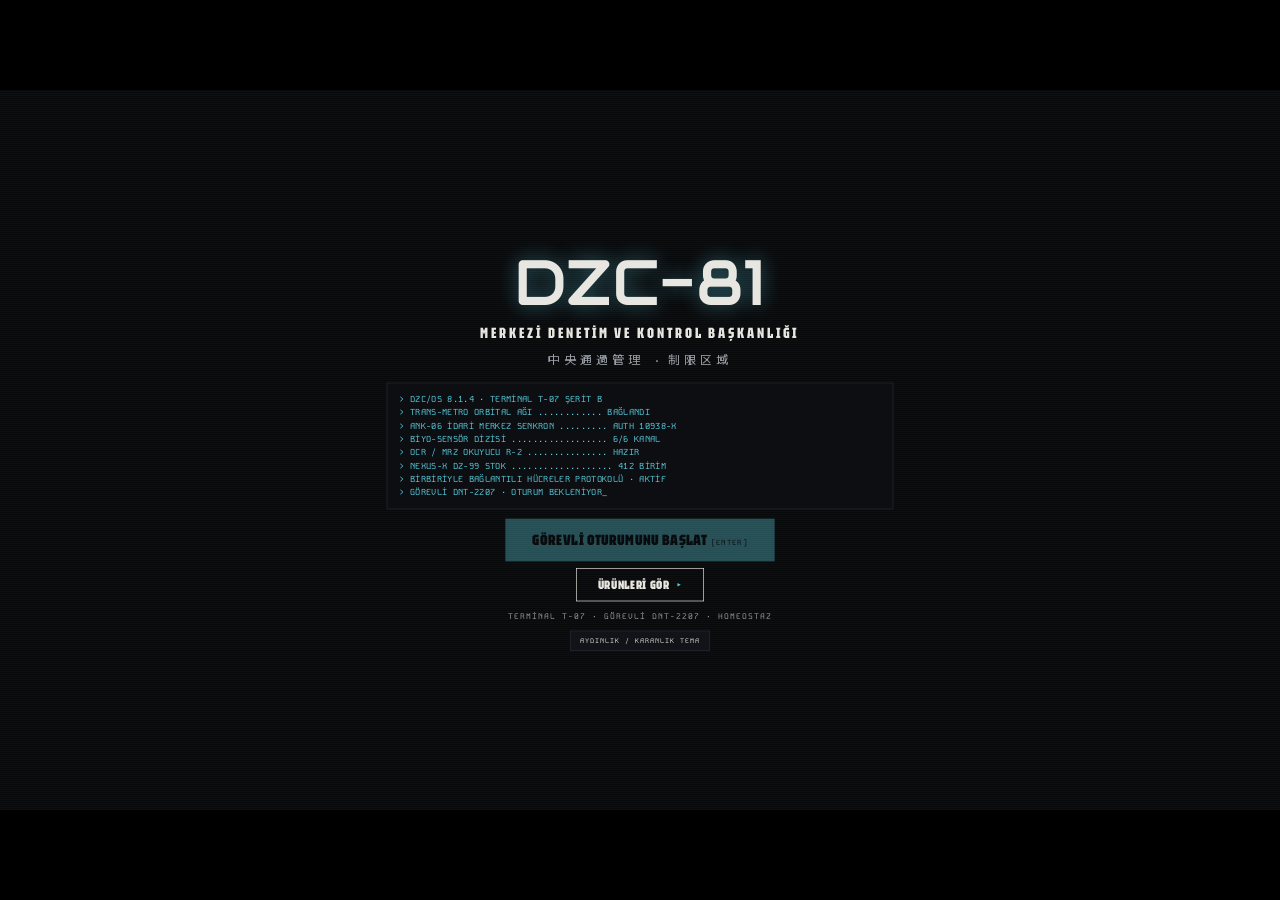
<file: index.html>
<!DOCTYPE html>
<html lang="tr">
<head>
<meta charset="utf-8">
<script>(function(l){if(/\/stabilizasyon-testi$/.test(l.pathname))l.replace(l.pathname+"/"+l.search+l.hash)})(location)</script>
<meta name="viewport" content="width=device-width, initial-scale=1, viewport-fit=cover">
<title>Homeostaz · DZC-81 Denetim Terminali</title>
<meta name="description" content="Homeostaz — DZC-81 Geçiş ve Kontrol Düğümü denetim terminali. Said Numan Yücel, Yazı ve Tipografi.">
<meta name="theme-color" content="#08090B">
<link rel="icon" href="favicon.svg?v=22" type="image/svg+xml">
<link rel="icon" href="favicon-32.png?v=22" sizes="32x32" type="image/png">
<link rel="apple-touch-icon" href="apple-touch-icon.png?v=22">
<meta property="og:title" content="DZC-81 Denetim Terminali · Stabilizasyon Testi">
<meta property="og:image" content="https://www.voidbysaid.studio/stabilizasyon-testi/icon-512.png">
<link rel="stylesheet" href="https://fonts.googleapis.com/css2?family=Audiowide&family=Tektur:wdth,wght@75..100,400..900&family=Chakra+Petch:wght@400;500;600;700&family=Kode+Mono:wght@400..700&family=VT323&family=M+PLUS+1+Code:wght@400;700&family=Sedgwick+Ave&family=IBM+Plex+Mono:wght@400;500&display=swap">
<link rel="stylesheet" href="style.css?v=24">
</head>
<body>
<div id="fit"><div id="stage">

<header>
  <div class="hLogo" style="display:flex;align-items:center;gap:18px;padding:0 24px;border-right:1px solid var(--line)">
    <div style="font-family:'Audiowide',sans-serif;font-weight:400;font-size:30px;line-height:1;letter-spacing:0;white-space:nowrap;flex:none;text-shadow:0 0 14px rgba(92,207,224,.35)">DZC-81</div>
    <div style="display:flex;flex-direction:column;gap:3px">
      <div class="disp" style="font-weight:700;font-size:16px;letter-spacing:1px">MERKEZİ DENETİM VE KONTROL BAŞKANLIĞI</div>
      <div class="mono mu" style="font-size:11px;letter-spacing:2px">GEÇİŞ VE KONTROL DÜĞÜMÜ · <span class="jp" style="letter-spacing:1px">中央通過管理</span></div>
    </div>
  </div>
  <div class="mono hChips" style="display:flex;align-items:center;font-size:12px;letter-spacing:1px">
    <div class="chip"><span class="mu">TERMİNAL</span><span>T-07 / ŞERİT B</span></div>
    <div class="chip"><span class="mu">VARDİYA</span><span>III · 14:00–22:00</span></div>
    <div class="chip"><span class="mu">GÖREVLİ</span><span>DNT-2207 · ÇELİK</span></div>
    <div class="chip"><span class="mu">TARAMA</span><span style="color:var(--or)">POZİTİF</span></div>
    <div class="chip" style="border:none"><span class="mu">AĞ</span><span>ORBİTAL · ŞİFRELİ</span></div>
  </div>
  <div class="hClock" style="display:flex;align-items:center;justify-content:flex-end;gap:18px;padding:0 24px;border-left:1px solid var(--line)">
    <div style="display:flex;flex-direction:column;align-items:flex-end;gap:4px">
      <div class="mono mu" style="font-size:11px;letter-spacing:2px">2099.11.15 · HOMEOSTAZ</div>
      <div id="clock" style="font-family:'VT323',monospace;font-size:50px;line-height:.8;letter-spacing:2px;color:var(--cy);text-shadow:0 0 12px rgba(92,207,224,.55)">00:00:00</div>
    </div>
    <div style="width:14px;height:14px;background:var(--cy);box-shadow:0 0 10px var(--cy)" aria-hidden="true"></div>
  </div>
</header>

<div class="mono mu mstrip" style="position:relative;height:26px;display:flex;align-items:center;gap:26px;padding:0 24px;border-bottom:1px solid var(--line);font-size:10.5px;letter-spacing:1.5px;white-space:nowrap;overflow:hidden">
  <span style="color:var(--fg)">■ BİRBİRİYLE BAĞLANTILI HÜCRELER PROTOKOLÜ AKTİF</span>
  <span>OCR DOĞRULAMA K06-3.7</span>
  <span>KUYRUK <b id="cQueue" style="font-weight:400;color:var(--fg)">14</b></span>
  <span>GÜNLÜK GEÇİŞ <b id="cPass" style="font-weight:400;color:var(--fg)">1.207</b></span>
  <span>RET <b id="cRet" style="font-weight:400;color:var(--fg)">38</b> · BEKLETME <b id="cHold" style="font-weight:400;color:var(--fg)">61</b></span>
  <span style="color:var(--pk)">NEXUS-X UYGULAMA <b id="cNx" style="font-weight:400">23</b></span>
  <span>BİYO-SENSÖR 6/6 ✓</span>
  <span>ARŞİV SUNUCUSU 87% ▸▸▸</span>
  <span>DATA_BLOCK [448-93-11-0]</span>
  <div id="ctls" style="position:absolute;right:0;top:0;bottom:0;display:flex;align-items:center;gap:6px;padding:0 16px 0 24px;background:linear-gradient(90deg,transparent,var(--bg) 18px)">
    <button type="button" class="ctl" id="cSound" aria-pressed="true">SES: AÇIK <span class="mu">[M]</span></button>
    <button type="button" class="ctl" id="cPause" aria-pressed="false">DURAKLAT <span class="mu">[P]</span></button>
    <button type="button" class="ctl" id="cTheme" aria-pressed="false">TEMA: KARANLIK <span class="mu">[T]</span></button>
    <button type="button" class="ctl" id="cFull">TAM EKRAN</button>
    <button type="button" class="ctl" id="cPrint">YAZDIR</button>
    <button type="button" class="ctl" id="cSec">SEKTÖR AĞI <span class="mu">[S]</span></button>
    <a class="ctl" id="cUrun" href="urunler" style="display:inline-flex;align-items:center;gap:4px;text-decoration:none;color:var(--cy);border-color:var(--cy)">ÜRÜNLER <span class="mu">[U]</span></a>
    <button type="button" class="ctl" id="cHelp">KILAVUZ <span class="mu">[?]</span></button>
  </div>
</div>
<div id="pauseBar" class="mono">■ TEST DURAKLATILDI · GÖREVLİ MÜDAHALESİ · DEVAM İÇİN [P]</div>

<main>
  <!-- 01 -->
  <section class="sec01" style="border-right:1px solid var(--line);padding:16px 24px;gap:12px">
    <div class="secH"><div class="secT"><span style="color:var(--rl)">01</span> — KİMLİK / YETKİ</div><div class="secS">KAYNAK: PERSONEL ERİŞİM KARTI · R-2</div></div>
    <div style="position:relative;height:160px">
      <div style="position:absolute;left:0;right:0;top:52px;height:56px;background:var(--red)" aria-hidden="true"></div>
      <div style="position:absolute;left:8px;top:0;width:152px;height:152px;border-radius:50%;border:4px solid var(--red);overflow:hidden;background:#1A1D22">
        <img id="photo" src="[data-uri]" alt="Personel vesikalık fotoğrafı" style="width:100%;height:100%;object-fit:cover;filter:grayscale(1) contrast(1.1)">
        <svg id="silh" width="144" height="144" viewBox="0 0 144 144" role="img" aria-label="Fotoğraf arşivden çekiliyor" style="display:none">
          <circle cx="72" cy="58" r="26" fill="none" stroke="#9AA0A6" stroke-width="1.5"/>
          <path d="M22 144 C 26 106, 50 92, 72 92 C 94 92, 118 106, 122 144" fill="none" stroke="#9AA0A6" stroke-width="1.5"/>
          <line x1="0" y1="58" x2="144" y2="58" stroke="#5CCFE0" stroke-width=".75" stroke-dasharray="3 3"/>
          <line x1="72" y1="0" x2="72" y2="144" stroke="#5CCFE0" stroke-width=".75" stroke-dasharray="3 3"/>
        </svg>
      </div>
      <div id="sig" style="position:absolute;left:200px;top:50px;font-family:'Sedgwick Ave',cursive;font-size:48px;line-height:1;color:#fff;transform:rotate(-8deg)">Arv</div>
      <div style="position:absolute;right:8px;top:62px;display:flex;flex-direction:column;align-items:flex-end;gap:2px;color:#fff">
        <span class="jp" style="font-size:20px;line-height:1">制限区域</span>
        <span class="mono" style="font-size:10px;letter-spacing:1.5px">KISITLI BÖLGE</span>
      </div>
      <div class="mono mu" style="position:absolute;right:8px;bottom:6px;font-size:10px;letter-spacing:1px">YÜZ EŞLEŞME <span id="face">97,2</span>% · BİYOMETRİK İMZA ✓</div>
    </div>
    <div style="display:flex;flex-direction:column;gap:2px">
      <span id="name" class="disp" style="font-weight:800;font-size:30px;line-height:1;letter-spacing:1px">ARAS KAAN VARDAR</span>
      <span class="mono" style="font-size:14px;color:var(--rl);letter-spacing:1.5px">PERSONEL KODU: <span id="pid">DZC-8109-AKV</span></span>
    </div>
    <div style="display:flex;align-items:flex-end;gap:16px">
      <div style="display:flex;flex-direction:column;gap:3px;flex:none">
        <div id="barcode" style="display:flex;height:30px" aria-hidden="true"></div>
        <span id="barTxt" class="mono" style="font-size:9.5px;letter-spacing:5px"></span>
      </div>
      <div style="display:flex;flex-direction:column;gap:2px;padding-bottom:2px;min-width:0">
        <span class="mono" style="font-size:10px;color:var(--rl);letter-spacing:1.5px">DEPARTMAN</span>
        <span id="dept" style="font-size:12.5px;font-weight:600;line-height:1.2">SİSMİK KALİBRASYON VE ALTYAPI DENETİMİ</span>
      </div>
    </div>
    <div id="fields" style="display:grid;grid-template-columns:repeat(2,minmax(0,1fr));gap:8px 16px"></div>
    <div id="mrz" class="mono" style="background:#111318;border:1px solid var(--line);border-left:6px solid var(--red);padding:8px 12px;font-size:14.5px;letter-spacing:1.4px;line-height:1.45;white-space:pre;overflow:hidden"></div>
    <div style="display:flex;flex-direction:column;gap:6px">
      <div class="mono" style="display:flex;justify-content:space-between;font-size:11px;letter-spacing:1.5px"><span>YETKİ MATRİSİ · SEKTÖR KODLARI</span><span class="mu">■ AÇIK □ KOŞULLU × KAPALI</span></div>
      <div id="zones" style="display:grid;grid-template-columns:repeat(8,minmax(0,1fr));gap:4px"></div>
    </div>
  </section>

  <!-- 02 -->
  <section id="center" style="padding:16px 28px;gap:13px;min-width:0;position:relative">
    <div class="secH"><div class="secT"><span id="c02" style="color:var(--st)">02</span> — ZİHİNSEL STABİLİZASYON · TEMEL ÇİZGİ TESTİ</div><div class="secS">SEANS <span id="sess">8109-C</span> · DÖNGÜ <span id="cyc">1</span>/7</div></div>
    <div class="stRow" style="display:flex;align-items:stretch;gap:16px">
      <div style="flex:1;display:flex;flex-direction:column;justify-content:flex-end;gap:4px">
        <div class="mono mu" style="font-size:11px;letter-spacing:2px">BASELINE KALİBRASYON SAPMASI · <span class="jp">基準線偏差</span></div>
        <div style="display:flex;align-items:baseline;gap:14px">
          <span id="dev" class="disp glowS" style="font-weight:900;font-size:112px;line-height:.9;letter-spacing:-1px;color:var(--st)">0.0000</span>
          <span class="mono mu" style="font-size:15px">/ EŞİK 0.0400</span>
        </div>
      </div>
      <div class="stCol" style="width:300px;display:flex;flex-direction:column;gap:6px">
        <div id="stBox" style="flex:1;background:var(--st);color:var(--bg);padding:10px 16px;display:flex;flex-direction:column;justify-content:space-between;transition:background .3s">
          <div style="display:flex;justify-content:space-between;align-items:baseline"><span class="mono" style="font-size:11px;letter-spacing:2px">DURUM / STATUS</span><span id="stJp" class="jp" style="font-size:22px">測定</span></div>
          <span id="stTxt" class="disp" style="font-weight:900;font-size:52px;line-height:.95">ÖLÇÜM</span>
        </div>
        <div id="stNote" class="mono" style="font-size:11px;letter-spacing:1px">TEST SÜRÜYOR · DENEK SABİT DURMALI</div>
      </div>
    </div>
    <div class="waveBox" style="position:relative;border:1px solid var(--line);height:176px;background:#0C0E12">
      <svg width="100%" height="100%" viewBox="0 0 800 230" preserveAspectRatio="none" role="img" aria-label="Temel çizgi ve canlı biyometrik dalga grafiği">
        <defs><pattern id="g" width="40" height="23" patternUnits="userSpaceOnUse"><path d="M40 0 H0 V23" fill="none" stroke="#1A1D22" stroke-width="1"/></pattern></defs>
        <rect width="800" height="230" fill="url(#g)"/>
        <rect x="0" y="75" width="800" height="80" fill="#5CCFE0" fill-opacity=".05"/>
        <line x1="0" y1="75" x2="800" y2="75" stroke="#9AA0A6" stroke-dasharray="6 4"/>
        <line x1="0" y1="155" x2="800" y2="155" stroke="#9AA0A6" stroke-dasharray="6 4"/>
        <polyline id="base" fill="none" stroke="#6C727A" stroke-width="1.5"/>
        <polyline id="wave" fill="none" stroke="#FFB020" stroke-width="2"/>
        <line x1="720" y1="0" x2="720" y2="230" stroke="#E8E6E1"/>
      </svg>
      <div class="mono mu" style="position:absolute;left:10px;top:8px;font-size:10px;letter-spacing:1px">+ EŞİK BANDI ±0.0400</div>
      <div class="mono" style="position:absolute;right:10px;top:8px;display:flex;gap:14px;font-size:10px;letter-spacing:1px"><span class="mu">— TEMEL ÇİZGİ (KAYIT <span id="baseRef">SYS-8489</span>)</span><span style="color:var(--st)">— CANLI</span></div>
      <div class="mono mu" style="position:absolute;left:10px;bottom:6px;font-size:10px">T−60 sn</div>
      <div class="mono mu" style="position:absolute;right:10px;bottom:6px;font-size:10px">ŞİMDİ</div>
    </div>
    <div class="metrics" style="display:grid;grid-template-columns:repeat(4,minmax(0,1fr));gap:8px">
      <div class="metric"><span class="lbl">NABIZ</span><div style="display:flex;align-items:baseline;gap:6px"><span class="v" id="m0">72</span><span class="mu" style="font-size:11px">atım/dk</span></div><span class="mono md" style="font-size:10.5px" id="d0"></span></div>
      <div class="metric"><span class="lbl">GALVANİK DERİ</span><div style="display:flex;align-items:baseline;gap:6px"><span class="v" id="m1">4,1</span><span class="mu" style="font-size:11px">µS</span></div><span class="mono md" style="font-size:10.5px" id="d1"></span></div>
      <div class="metric"><span class="lbl">PUPİL ÇAPI</span><div style="display:flex;align-items:baseline;gap:6px"><span class="v" id="m2">3,8</span><span class="mu" style="font-size:11px">mm</span></div><span class="mono md" style="font-size:10.5px" id="d2"></span></div>
      <div class="metric"><span class="lbl">RİTİM BOZUKLUĞU</span><div style="display:flex;align-items:baseline;gap:6px"><span class="v" id="m3">0,09</span><span class="mu" style="font-size:11px">idx</span></div><span class="mono md" style="font-size:10.5px" id="d3"></span></div>
    </div>
    <div class="uyRow" style="display:flex;gap:8px;align-items:stretch">
      <div style="flex:1;border:1px solid var(--fg);padding:8px 14px;display:flex;flex-direction:column;gap:4px">
        <span class="lbl">UYARAN <span id="uyN">05</span>/07 · DENEKTEN TEKRAR ETMESİ İSTENEN</span>
        <span id="uyT" class="disp" style="font-weight:700;font-size:21px;letter-spacing:2px">«BİRBİRİYLE. BAĞLANTILI. HÜCRELER. SİSTEM.»</span>
      </div>
      <div class="latBox" style="width:190px;border:1px solid var(--line);padding:8px 14px;display:flex;flex-direction:column;gap:2px">
        <span class="lbl">YANIT GECİKMESİ</span>
        <span id="lat" style="font-family:'VT323',monospace;font-size:30px;line-height:1;color:var(--st)">— sn</span>
      </div>
    </div>
    <div id="steps" style="display:grid;grid-template-columns:repeat(7,minmax(0,1fr));gap:4px"></div>
    <div style="display:flex;flex-direction:column;gap:6px;margin-top:2px">
      <div class="mono" style="display:flex;justify-content:space-between;font-size:11px;letter-spacing:1.5px"><span>TARANAN NESNELER · ÇAPRAZ DOĞRULAMA</span><span class="mu" id="docCount">0/4 OKUNDU</span></div>
      <div id="docs" style="display:grid;grid-template-columns:repeat(4,minmax(0,1fr));gap:8px"></div>
    </div>
    <div id="stamp"><div id="stampJp" class="jp" style="font-size:40px;line-height:1"></div><div id="stampTx" class="disp" style="font-weight:900;font-size:64px;line-height:1"></div><div id="stampSub" class="mono" style="font-size:12px;letter-spacing:2px;margin-top:4px"></div></div>
    <div id="pkflash"></div>
  </section>

  <!-- RIGHT -->
  <section class="sec03" style="border-left:1px solid var(--line);padding:16px 24px;gap:11px">
    <div class="secH"><div class="secT"><span style="color:var(--cy)">03</span> — TRANSİT KUYRUĞU</div><div class="secS">ŞERİT B · <span id="qWait">14</span> BEKLEYEN</div></div>
    <div id="routeBar" role="button" tabindex="0" aria-label="Sektör ağını aç" title="Sektör ağını aç (81 kod)" style="cursor:pointer;display:grid;grid-template-columns:minmax(0,1fr) auto;background:var(--cy);color:var(--bg)">
      <div style="padding:6px 10px;display:flex;flex-direction:column;gap:1px">
        <span class="jp" style="font-size:15px;line-height:1.1">軌道運行システム</span>
        <span class="mono" style="font-size:9.5px;letter-spacing:1.5px;opacity:.8">YÖRÜNGE SEFER SİSTEMİ</span>
          <span id="route" class="disp" style="font-weight:800;font-size:15px;letter-spacing:.5px;white-space:nowrap;margin-top:2px">IST-34 → DZC-81 → ANK-06</span>
      </div>
      <div style="padding:6px 12px;background:var(--or);display:flex;flex-direction:column;justify-content:center;align-items:flex-end">
        <span class="mono" style="font-size:9.5px;letter-spacing:1px">KALKIŞ → VARIŞ</span>
        <span id="times" class="disp" style="font-weight:800;font-size:18px;line-height:1">17.50 → 18.20</span>
        <span class="mono" style="font-size:9.5px;letter-spacing:1px">SONRAKİ SEFER <b id="nextDep" style="font-weight:400">--:--</b></span>
      </div>
    </div>
    <div id="queue" style="display:flex;flex-direction:column"></div>

    <div class="secH" style="margin-top:2px"><div class="secT"><span style="color:var(--pk)">04</span> — NÖRO-STABİLİZASYON</div><div class="secS">“STANDART AYARLARA” DÖNÜŞ</div></div>
    <div style="border:1px solid var(--pk);display:flex;flex-direction:column">
      <div style="background:var(--pk);color:var(--bg);padding:6px 12px;display:flex;justify-content:space-between;align-items:center">
        <div style="display:flex;align-items:baseline;gap:10px"><span class="disp" style="font-weight:900;font-size:24px;line-height:1">NEXUS-X</span><span class="jp" style="font-size:15px">ネクサス-X</span></div>
        <span class="jp" style="font-size:22px;line-height:1">合成</span>
      </div>
      <div class="nxBody" style="padding:8px 12px;display:flex;gap:12px;align-items:stretch">
      <button type="button" class="rb nxImg" id="nxImg" aria-label="Nexus-X ürün görselini aç"><img src="assets/nexus-x.png" alt="Nexus-X nöro stabilizatör kutusu ve şişesi"><span class="mono">ÜRÜN · DZ-99</span></button>
      <div style="flex:1;min-width:0;display:grid;grid-template-columns:repeat(2,minmax(0,1fr));gap:6px 14px;align-content:start">
        <div style="display:flex;flex-direction:column;gap:1px"><span class="lbl" style="font-size:9.5px">PROTOKOL</span><span id="nxProto" style="font-size:12.5px;font-weight:700">—</span></div>
        <div style="display:flex;flex-direction:column;gap:1px"><span class="lbl" style="font-size:9.5px">HASAT KODU</span><span class="nv" style="font-size:12.5px;font-weight:600">DZ-99</span></div>
        <div style="display:flex;flex-direction:column;gap:1px"><span class="lbl" style="font-size:9.5px">SENTETİK TAKVİYE</span><span id="nxLast" class="nv" style="font-size:12.5px;font-weight:600">AKTİF · 2099.10.02</span></div>
        <button type="button" class="rb sxBtn" id="sxBtn" aria-label="SYNTEX-81 rasyonunu aç"><img src="assets/syntex-81.png" alt=""><span style="display:flex;flex-direction:column;gap:1px;min-width:0"><span class="lbl nv" style="font-size:9.5px">SYNTEX-81</span><span id="nxRat" class="nv" style="font-size:12.5px;font-weight:600">3/3 · %88,4</span></span></button>
        <div style="grid-column:span 2;display:flex;flex-direction:column;gap:3px">
          <div class="lbl" style="display:flex;justify-content:space-between;font-size:9.5px"><span>DOZAJ YÜKÜ</span><span id="nxLoadT">8%</span></div>
          <div style="height:6px;background:#1A1D22"><div id="nxLoad" style="height:6px;width:8%;background:var(--pk);box-shadow:0 0 8px var(--pk);transition:width .6s"></div></div>
        </div>
      </div>
      </div>
      <div class="mono mu" style="white-space:nowrap;overflow:hidden;text-overflow:ellipsis;border-top:1px solid var(--line);padding:4px 12px;font-size:9px;letter-spacing:1px">☢ RADYOAKTİF YAN ETKİ · TEMEL ÇİZGİ TESTİ ÖNCESİ KULLANIM</div>
    </div>

    <div class="secH" style="margin-top:2px"><div class="secT"><span class="mu">05</span> — ALTYAPI KAYITLARI</div><div class="secS">CANLI · SALT OKUNUR</div></div>
    <div id="logs" class="mono" role="log" aria-live="polite" style="flex:1;min-height:0;overflow:hidden;display:flex;flex-direction:column;justify-content:flex-end;gap:3px;font-size:11px;line-height:1.35"></div>
  </section>
</main>

<div id="warnband" style="display:grid;grid-template-columns:130px repeat(5,minmax(0,1fr));border-top:2px solid var(--or);border-bottom:1px solid var(--line);height:96px">
  <div style="background:var(--or);color:var(--bg);display:flex;flex-direction:column;justify-content:center;align-items:center;gap:4px">
    <span class="jp" style="font-size:34px;line-height:1">警告</span>
    <span class="disp" style="font-weight:900;font-size:15px;letter-spacing:1px">UYARI 81/7</span>
  </div>
  <div class="warn"><span class="h">TR · UYARI</span><span class="t">Temel çizgiden sapan birey derhal stabilizasyona alınır. İzinsiz bölge değişimi vatandaşlıktan çıkarılma sebebidir.</span></div>
  <div class="warn"><span class="h">EN · WARNING</span><span class="t">Any deviation from baseline triggers immediate stabilization. Unauthorized zone transfer results in revocation of citizenship.</span></div>
  <div class="warn"><span class="h">JA · <span class="jp">警告:システム違反</span></span><span class="jp" style="font-size:12.5px;line-height:1.4">基準線から逸脱した者は直ちに安定化処置を受ける。無許可の区域移動は市民権剥奪の対象となる。</span></div>
  <div class="warn"><span class="h">DE · WARNUNG</span><span class="t">Jede Abweichung von der Grundlinie führt zur sofortigen Stabilisierung. Unerlaubter Zonenwechsel führt zum Entzug der Bürgerschaft.</span></div>
  <div class="warn" style="border:none"><span class="h">RU · ВНИМАНИЕ</span><span class="t">Любое отклонение от базовой линии ведёт к немедленной стабилизации. Самовольная смена зоны — лишение гражданства.</span></div>
</div>

<div class="actBar" style="height:78px;display:flex;align-items:center;justify-content:space-between;padding:0 24px;gap:24px">
  <div class="mono actInfo" style="display:flex;gap:28px;font-size:11px;letter-spacing:1px">
    <div style="display:flex;flex-direction:column;gap:3px"><span class="mu">KARAR BEKLEYEN</span><span id="pending" style="font-size:15px">—</span></div>
    <div style="display:flex;flex-direction:column;gap:3px"><span class="mu">OTOMATİK ÖNERİ</span><span id="advice" style="font-size:15px;color:var(--st)">TEST SÜRÜYOR…</span></div>
    <div style="display:flex;flex-direction:column;gap:3px"><span class="mu">KARAR SÜRESİ</span><span id="timer" style="font-size:15px">— / 00:30</span></div>
    <div class="kbd" style="display:flex;flex-direction:column;gap:3px"><span class="mu">KLAVYE</span><span style="font-size:15px">F1–F4 · 1–4</span></div>
  </div>
  <div class="actBtns" style="display:flex;gap:8px">
    <button type="button" class="btn" id="bA" style="background:var(--cy);color:var(--bg);border:none">承認 ONAYLA <small>[F1]</small></button>
    <button type="button" class="btn" id="bH" style="background:transparent;color:var(--fg);border:1px solid var(--fg)">BEKLET <small>[F2]</small></button>
    <button type="button" class="btn" id="bN" style="background:transparent;color:var(--pk);border:1px solid var(--pk)">NEXUS-X UYGULA <small>[F3]</small></button>
    <button type="button" class="btn" id="bR" style="background:var(--rd);color:var(--bg);border:none">REDDET / KARANTİNA <small>[F4]</small></button>
  </div>
</div>

<footer class="mono" style="height:24px;display:flex;align-items:center;gap:18px;padding:0 24px;background:var(--fg);color:var(--bg);font-size:10px;letter-spacing:1.5px;white-space:nowrap;overflow:hidden">
  <span>SYS-CHK-99.8 &gt;&gt; AUTH: 10938-X &gt;&gt; TRANS-METRO ORBITAL NETWORKS &gt;&gt; DZC-81_HUB &gt;&gt; DATA_BLOCK: [448-93-11-0] &gt;&gt; END_OF_TRANSMISSION</span>
  <span>·</span><span>BU EKRANDAKİ TÜM VERİLER DZC-81 OTORİTESİNİN MÜLKİYETİNDEDİR</span>
  <span>·</span><span>BİREY YOK, YALNIZCA SİSTEM VAR</span>
</footer>

<div id="toast" class="mono" role="status" aria-live="polite"></div>
<div id="overlay" aria-hidden="true"><div class="modal" role="dialog" aria-modal="true" aria-labelledby="mTitle">
  <div class="mh"><div style="display:flex;align-items:baseline;gap:12px"><span id="mTitle" class="disp" style="font-weight:800;font-size:22px;letter-spacing:1px"></span><span id="mJp" class="jp mu" style="font-size:15px"></span></div><button type="button" class="ctl" id="mClose" aria-label="Kapat">KAPAT [ESC]</button></div>
  <div class="mb" id="mBody"></div>
  <div class="mf" id="mFoot"></div>
</div></div>
<div id="boot">
  <div style="font-family:'Audiowide',sans-serif;font-size:96px;line-height:1;text-shadow:0 0 30px rgba(92,207,224,.45)">DZC-81</div>
  <div class="disp" style="font-weight:700;font-size:22px;letter-spacing:4px">MERKEZİ DENETİM VE KONTROL BAŞKANLIĞI</div>
  <div class="jp mu" style="font-size:18px;letter-spacing:6px">中央通過管理 · 制限区域</div>
  <pre id="bootLog" class="mono" style="width:760px;height:190px;margin:10px 0 0;padding:14px 18px;background:#0C0E12;border:1px solid var(--line);font-size:13px;line-height:1.55;color:var(--cy);overflow:hidden;white-space:pre-wrap"></pre>
  <button type="button" class="btn" id="bootBtn" style="background:var(--cy);color:var(--bg);border:none;height:64px;padding:0 40px;font-size:22px" disabled>GÖREVLİ OTURUMUNU BAŞLAT <small>[ENTER]</small></button>
  <a class="btn" id="bootUrun" href="urunler">ÜRÜNLERİ GÖR <small>▸</small></a>
  <div class="mono mu" style="font-size:12px;letter-spacing:2px">TERMİNAL T-07 · GÖREVLİ DNT-2207 · HOMEOSTAZ</div>
  <button type="button" class="ctl" id="bootTheme" style="height:30px;padding:0 14px">AYDINLIK / KARANLIK TEMA</button>
</div>
</div></div>
<div id="rot" class="mono">Bu terminal yatay geniş ekran için tasarlandı. En iyi deneyim için cihazını yatay çevir ya da masaüstünde aç. <button type="button" id="rotX">TAMAM</button></div>

<script src="sectors.js?v=22"></script>
<script src="signature.js?v=22"></script>
<script src="portrait.js?v=25"></script>
<script src="app.js?v=27"></script>
</body>
</html>
</file>
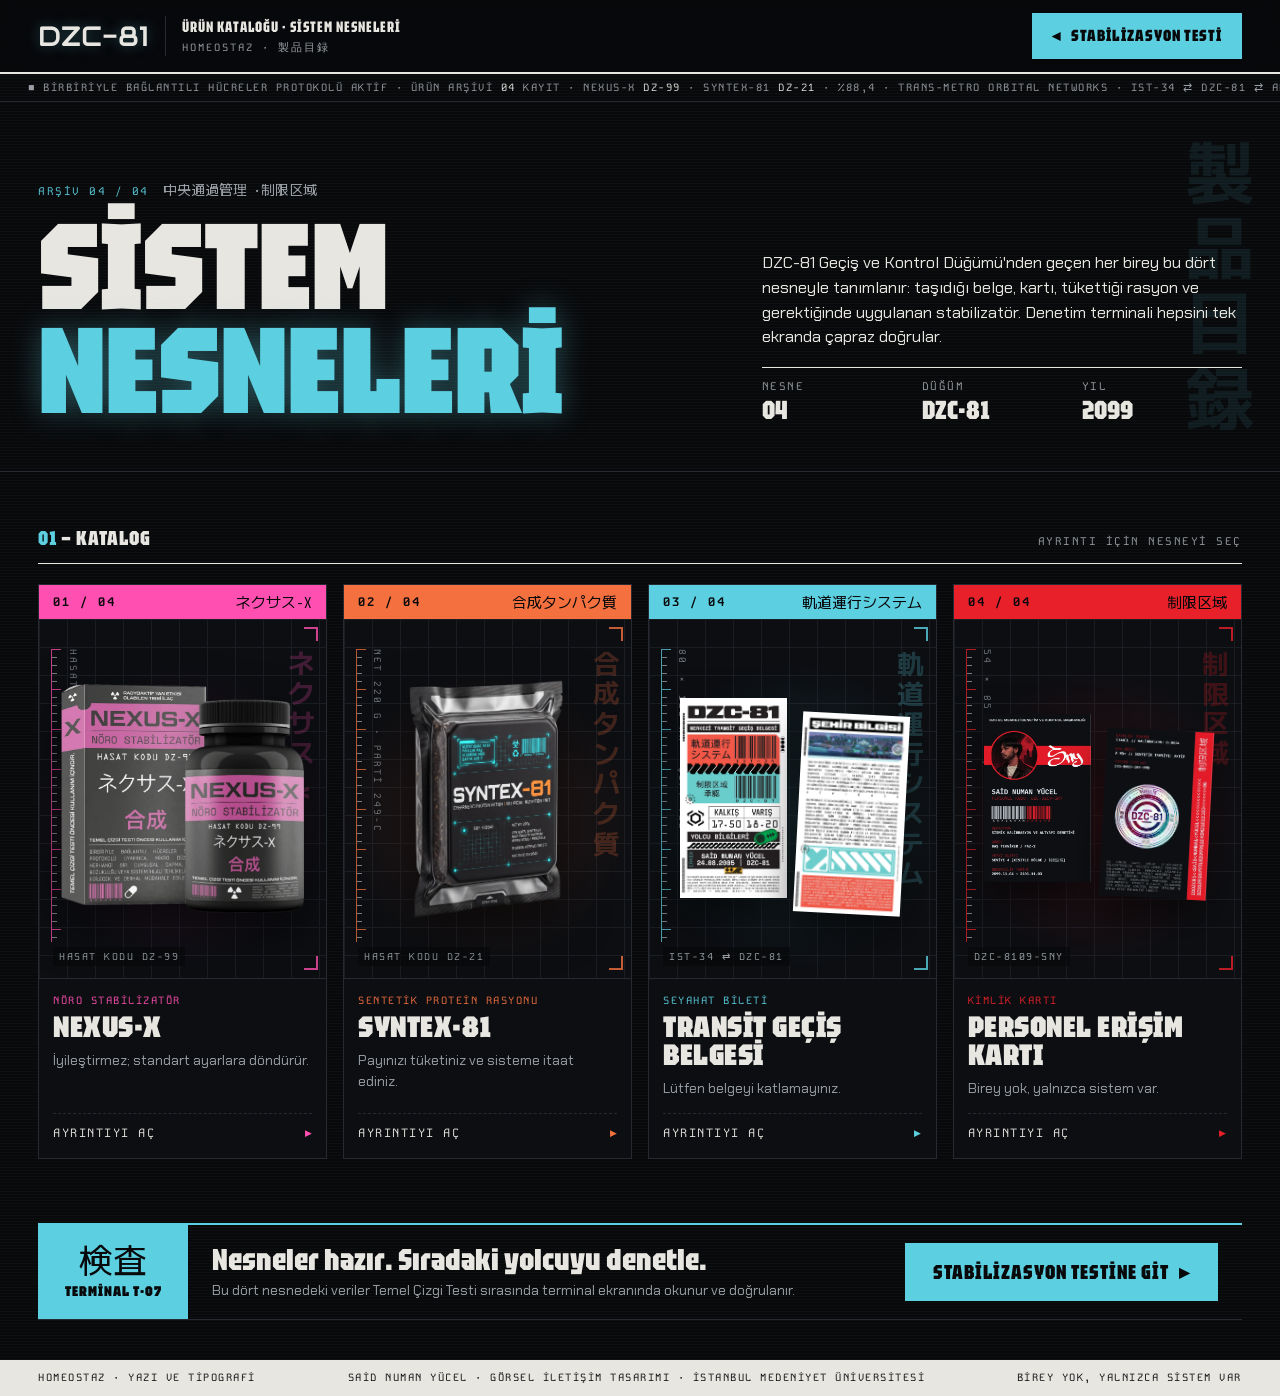
<file: urunler.html>
<!DOCTYPE html>
<html lang="tr">
<head>
<meta charset="utf-8">
<meta name="viewport" content="width=device-width, initial-scale=1, viewport-fit=cover">
<title>Homeostaz · DZC-81 Ürün Kataloğu</title>
<meta name="description" content="Homeostaz evreninin nesneleri: Nexus-X nöro stabilizatör, SYNTEX-81 protein rasyonu, transit geçiş belgesi ve personel erişim kartı. Said Numan Yücel, Yazı ve Tipografi.">
<meta name="theme-color" content="#08090B">
<link rel="icon" href="favicon.svg?v=22" type="image/svg+xml">
<link rel="icon" href="favicon-32.png?v=22" sizes="32x32" type="image/png">
<link rel="apple-touch-icon" href="apple-touch-icon.png?v=22">
<meta property="og:title" content="DZC-81 Ürün Kataloğu · Homeostaz">
<meta property="og:image" content="https://www.voidbysaid.studio/stabilizasyon-testi/icon-512.png">
<link rel="preconnect" href="https://fonts.googleapis.com">
<link rel="preconnect" href="https://fonts.gstatic.com" crossorigin>
<link rel="stylesheet" href="https://fonts.googleapis.com/css2?family=Audiowide&family=Tektur:wdth,wght@75..100,400..900&family=Chakra+Petch:wght@400;500;600;700&family=Kode+Mono:wght@400..700&family=M+PLUS+1+Code:wght@400;700&display=swap">
<style>
:root{--bg:#08090B;--bg2:#0C0E12;--panel:#111318;--fg:#E8E6E1;--mu:#9AA0A6;--line:#262A30;--line2:#1A1D22;--cy:#5CCFE0;--or:#F4703F;--pk:#FF4FB0;--red:#E8202A;--rl:#FF4552;--am:#FFB020}
*{box-sizing:border-box}
html{scroll-behavior:smooth;-webkit-text-size-adjust:100%}
body{margin:0;background:var(--bg);color:var(--fg);font-family:'Chakra Petch','IBM Plex Mono',sans-serif;line-height:1.5;
background-image:repeating-linear-gradient(0deg,rgba(255,255,255,.022) 0,rgba(255,255,255,.022) 1px,transparent 1px,transparent 3px)}
body.lock{overflow:hidden}
a{color:inherit}
img{display:block;max-width:100%}
.mono{font-family:'Kode Mono',monospace}
.disp{font-family:'Tektur',sans-serif;font-stretch:75%}
.jp{font-family:'M PLUS 1 Code',sans-serif}
.mu{color:var(--mu)}
.lbl{font-family:'Kode Mono',monospace;font-size:11px;letter-spacing:1.5px;color:var(--mu);text-transform:uppercase}
:focus-visible{outline:2px solid var(--cy);outline-offset:3px}
.wrap{max-width:1440px;margin:0 auto;padding:0 clamp(16px,3vw,40px)}

/* üst bar */
.top{position:sticky;top:0;z-index:20;background:rgba(8,9,11,.92);backdrop-filter:blur(8px);-webkit-backdrop-filter:blur(8px);border-bottom:2px solid var(--fg)}
.top .wrap{display:flex;align-items:center;justify-content:space-between;gap:16px;min-height:72px}
.brand{display:flex;align-items:center;gap:16px;text-decoration:none;min-width:0}
.brand .logo{font-family:'Audiowide',sans-serif;font-size:28px;line-height:1;flex:none;text-shadow:0 0 14px rgba(92,207,224,.35)}
.brand .t{display:flex;flex-direction:column;gap:2px;min-width:0;border-left:1px solid var(--line);padding-left:16px}
.brand .t b{font-family:'Tektur',sans-serif;font-stretch:75%;font-weight:700;font-size:15px;letter-spacing:1px;white-space:nowrap}
.brand .t span{font-family:'Kode Mono',monospace;font-size:10.5px;letter-spacing:2px;color:var(--mu);white-space:nowrap}
.btn{display:inline-flex;align-items:center;justify-content:center;gap:10px;height:46px;padding:0 20px;font-family:'Tektur',sans-serif;font-stretch:75%;font-weight:800;font-size:16px;letter-spacing:1px;text-decoration:none;cursor:pointer;border:none;white-space:nowrap;transition:transform .15s,box-shadow .2s,background .2s}
.btn small{font-family:'Kode Mono',monospace;font-weight:400;font-size:10.5px;letter-spacing:1px;opacity:.75}
.btn-cy{background:var(--cy);color:var(--bg)}
.btn-cy:hover{box-shadow:0 0 24px rgba(92,207,224,.45);transform:translateY(-1px)}
.btn-ghost{background:transparent;color:var(--fg);border:1px solid var(--line)}
.btn-ghost:hover{border-color:var(--fg)}
.arr{font-family:'Kode Mono',monospace;font-weight:700}

/* ticker */
.strip{border-bottom:1px solid var(--line);overflow:hidden;white-space:nowrap;height:28px;display:flex;align-items:center}
.strip .run{display:inline-flex;gap:28px;padding-left:28px;font-family:'Kode Mono',monospace;font-size:10.5px;letter-spacing:1.5px;color:var(--mu);animation:run 60s linear infinite}
.strip .run b{font-weight:400;color:var(--fg)}
@keyframes run{to{transform:translateX(-50%)}}

/* hero */
.hero{padding:clamp(36px,6vw,80px) 0 clamp(28px,4vw,48px);border-bottom:1px solid var(--line)}
.hero .wrap{display:grid;grid-template-columns:minmax(0,1.4fr) minmax(0,1fr);gap:clamp(24px,4vw,64px);align-items:end}
.hero .k{display:flex;gap:14px;align-items:baseline;margin-bottom:14px}
.hero h1{margin:0;font-family:'Tektur',sans-serif;font-stretch:75%;font-weight:900;font-size:clamp(52px,9.5vw,150px);line-height:.86;letter-spacing:-1px;text-transform:uppercase}
.hero h1 .o{color:var(--cy);text-shadow:0 0 30px rgba(92,207,224,.35)}
.hero p{margin:0 0 18px;font-size:clamp(15px,1.3vw,17px);max-width:560px}
.hero .meta{display:grid;grid-template-columns:repeat(3,minmax(0,1fr));border-top:1px solid var(--fg)}
.hero .meta div{padding:10px 12px 0 0;display:flex;flex-direction:column;gap:2px}
.hero .meta b{font-family:'Tektur',sans-serif;font-stretch:75%;font-weight:800;font-size:26px;line-height:1}

/* katalog */
.secH{display:flex;justify-content:space-between;align-items:baseline;gap:16px;border-bottom:1px solid var(--fg);padding-bottom:10px;margin:clamp(32px,4vw,52px) 0 20px}
.secT{font-family:'Tektur',sans-serif;font-stretch:75%;font-weight:800;font-size:20px;letter-spacing:1px}
.grid{display:grid;grid-template-columns:repeat(4,minmax(0,1fr));gap:16px}
.card{--c:var(--cy);position:relative;display:flex;flex-direction:column;background:var(--bg2);border:1px solid var(--line);color:inherit;text-decoration:none;cursor:pointer;text-align:left;padding:0;font:inherit;transition:border-color .2s,transform .25s,box-shadow .25s}
.card:hover,.card:focus-visible{border-color:var(--c);transform:translateY(-4px);box-shadow:0 18px 40px -18px var(--c)}
.card .band{background:var(--c);color:var(--bg);display:flex;justify-content:space-between;align-items:center;padding:8px 14px;gap:10px}
.card .band .n{font-family:'Kode Mono',monospace;font-size:12px;letter-spacing:2px;font-weight:700}
.card .band .jp{font-size:15px;line-height:1}
.card .stage{position:relative;aspect-ratio:4/5;overflow:hidden;display:flex;align-items:center;justify-content:center;padding:22px;
background:radial-gradient(circle at 50% 55%,color-mix(in srgb,var(--c) 16%,transparent),transparent 62%),
linear-gradient(var(--line2) 1px,transparent 1px) 0 0/28px 28px,linear-gradient(90deg,var(--line2) 1px,transparent 1px) 0 0/28px 28px}
.card .stage>img{position:relative;z-index:1;max-height:100%;width:auto;object-fit:contain;filter:drop-shadow(0 18px 24px rgba(0,0,0,.6))}
.card .stage .flat{box-shadow:0 18px 40px rgba(0,0,0,.6)}
.card .stage .two{position:relative;z-index:1;display:flex;gap:12px;height:100%;width:100%;align-items:center;justify-content:center}
.card .stage .two .tw{width:44%}
.card .stage .two .tw img{width:100%;height:auto}
.card .stage .two .tw:last-child{transform:perspective(900px) rotateX(var(--rx,0deg)) rotateY(var(--ry,0deg)) translateY(16px) rotate(3deg)}
.card:hover .stage .two .tw:last-child{transform:perspective(900px) rotateX(var(--rx,0deg)) rotateY(var(--ry,0deg)) translateY(10px) rotate(1deg)}
.card .corner{position:absolute;width:14px;height:14px;border-color:var(--c);border-style:solid;opacity:.8}
.card .corner.a{left:8px;top:8px;border-width:2px 0 0 2px}.card .corner.b{right:8px;top:8px;border-width:2px 2px 0 0}
.card .corner.c{left:8px;bottom:8px;border-width:0 0 2px 2px}.card .corner.d{right:8px;bottom:8px;border-width:0 2px 2px 0}
.card .code{position:absolute;left:14px;bottom:12px;font-family:'Kode Mono',monospace;font-size:10px;letter-spacing:1.5px;color:var(--mu);background:rgba(8,9,11,.7);padding:2px 6px}
.card .body{padding:14px 14px 16px;display:flex;flex-direction:column;gap:6px;flex:1;border-top:1px solid var(--line)}
.card h2{margin:0;font-family:'Tektur',sans-serif;font-stretch:75%;font-weight:900;font-size:clamp(26px,2.3vw,34px);line-height:.95;letter-spacing:.5px}
.card .cat{font-family:'Kode Mono',monospace;font-size:10.5px;letter-spacing:1.5px;color:var(--c)}
.card .line{font-size:14px;color:var(--mu);margin:2px 0 8px}
.card .go{margin-top:auto;display:flex;justify-content:space-between;align-items:center;border-top:1px dashed var(--line);padding-top:10px;font-family:'Kode Mono',monospace;font-size:12px;letter-spacing:1.5px}
.card .go .arr{transition:transform .2s;color:var(--c)}
.card:hover .go .arr{transform:translateX(4px)}

/* çağrı bandı */
.cta{margin:clamp(40px,5vw,64px) 0 0;border-top:2px solid var(--cy);border-bottom:1px solid var(--line);display:grid;grid-template-columns:150px minmax(0,1fr) auto;align-items:stretch}
.cta .w{background:var(--cy);color:var(--bg);display:flex;flex-direction:column;align-items:center;justify-content:center;gap:4px;padding:14px}
.cta .w .jp{font-size:34px;line-height:1}
.cta .w .disp{font-weight:900;font-size:14px;letter-spacing:1px}
.cta .x{padding:18px 24px;display:flex;flex-direction:column;justify-content:center;gap:4px}
.cta .x b{font-family:'Tektur',sans-serif;font-stretch:75%;font-weight:800;font-size:clamp(22px,2.4vw,30px);line-height:1.05}
.cta .x span{font-size:14px;color:var(--mu)}
.cta .g{display:flex;align-items:center;padding:18px 24px}
.cta .btn{height:58px;font-size:20px;padding:0 28px}

footer{background:var(--fg);color:var(--bg);margin-top:40px}
footer .wrap{display:flex;justify-content:space-between;gap:16px;flex-wrap:wrap;padding-top:10px;padding-bottom:10px;font-family:'Kode Mono',monospace;font-size:10.5px;letter-spacing:1.5px}

/* detay paneli */
#ov{position:fixed;inset:0;z-index:50;background:rgba(4,5,7,.82);backdrop-filter:blur(6px);-webkit-backdrop-filter:blur(6px);display:none;align-items:center;justify-content:center;padding:clamp(0px,2.5vw,32px)}
#ov.on{display:flex;animation:ovIn .25s ease}
@keyframes ovIn{from{opacity:0}}
.dl{--c:var(--cy);position:relative;width:min(1320px,100%);height:min(880px,100%);background:var(--bg);border:1px solid var(--c);box-shadow:0 0 0 1px rgba(0,0,0,.4),0 30px 80px -20px color-mix(in srgb,var(--c) 45%,transparent);display:flex;flex-direction:column;overflow:hidden;animation:dlIn .3s cubic-bezier(.2,.8,.2,1)}
@keyframes dlIn{from{transform:translateY(16px) scale(.985);opacity:0}}
.dl .dh{display:flex;align-items:center;justify-content:space-between;gap:12px;padding:0 0 0 18px;background:var(--c);color:var(--bg);min-height:52px;flex:none}
.dl .dh .l{display:flex;align-items:baseline;gap:12px;min-width:0}
.dl .dh .l .mono{font-size:12px;letter-spacing:2px;font-weight:700;white-space:nowrap}
.dl .dh .l .jp{font-size:16px;white-space:nowrap;overflow:hidden;text-overflow:ellipsis}
.dl .dh .r{display:flex;height:52px}
.ib{background:transparent;border:none;border-left:1px solid rgba(8,9,11,.25);color:var(--bg);font-family:'Kode Mono',monospace;font-size:12px;letter-spacing:1.5px;padding:0 16px;cursor:pointer;display:flex;align-items:center;gap:8px;font-weight:700}
.ib:hover{background:rgba(8,9,11,.12)}
.dl .db{display:grid;grid-template-columns:minmax(0,1.05fr) minmax(0,1fr);min-height:0;overflow:hidden;flex:1}
.gal{position:relative;background:var(--bg2);border-right:1px solid var(--line);display:flex;flex-direction:column;min-height:0}
.gal .main{position:relative;flex:1;min-height:0;display:flex;align-items:center;justify-content:center;padding:28px;cursor:zoom-in;
background:radial-gradient(circle at 50% 50%,color-mix(in srgb,var(--c) 14%,transparent),transparent 60%),
linear-gradient(var(--line2) 1px,transparent 1px) 0 0/32px 32px,linear-gradient(90deg,var(--line2) 1px,transparent 1px) 0 0/32px 32px}
.gal .main{--ih:calc(min(880px,100vh - 64px) - 240px);overflow:hidden}
.gal .main .tw{z-index:1}
.gal .main .tw>img,.gal .main .f0{display:block;height:var(--ih);width:auto;max-width:100%;object-fit:contain}
.gal .main .tw>img{filter:drop-shadow(0 22px 30px rgba(0,0,0,.65))}
.gal .main .flat{filter:none;box-shadow:0 20px 50px rgba(0,0,0,.65)}
.gal .zoomhint{position:absolute;right:12px;top:12px;z-index:3;font-family:'Kode Mono',monospace;font-size:10px;letter-spacing:1.5px;color:var(--mu);background:rgba(8,9,11,.75);border:1px solid var(--line);padding:5px 9px;cursor:zoom-in}
.gal .zoomhint:hover{color:var(--fg);border-color:var(--c)}
.gal .main.flipme{cursor:pointer;touch-action:pan-y;-webkit-user-select:none;user-select:none;-webkit-touch-callout:none}
.gal .main.flipme img{-webkit-user-drag:none;pointer-events:none}
.gal .fhint{position:absolute;left:50%;bottom:12px;transform:translateX(-50%);z-index:3;font-family:'Kode Mono',monospace;font-size:10px;letter-spacing:1.5px;color:var(--c);background:rgba(8,9,11,.75);padding:3px 8px;pointer-events:none;white-space:nowrap}
.gal .cap{position:absolute;left:12px;bottom:12px;font-family:'Kode Mono',monospace;font-size:10.5px;letter-spacing:1.5px;background:rgba(8,9,11,.78);padding:3px 8px;pointer-events:none}
.thumbs{display:flex;gap:8px;padding:10px 12px;border-top:1px solid var(--line);flex:none}
.thumbs button{background:var(--panel);border:1px solid var(--line);padding:6px;cursor:pointer;display:flex;align-items:center;gap:10px;color:var(--fg);font-family:'Kode Mono',monospace;font-size:11px;letter-spacing:1px;min-width:0}
.thumbs button img{width:38px;height:48px;object-fit:contain;flex:none}
.thumbs button[aria-pressed="true"]{border-color:var(--c);box-shadow:inset 0 -3px 0 var(--c)}
.info{padding:clamp(18px,2.4vw,32px);display:flex;flex-direction:column;gap:16px;min-width:0;min-height:0;overflow:auto;overscroll-behavior:contain}
.info .cat{font-family:'Kode Mono',monospace;font-size:11.5px;letter-spacing:2px;color:var(--c)}
.info h2{margin:0;font-family:'Tektur',sans-serif;font-stretch:75%;font-weight:900;font-size:clamp(42px,5.4vw,80px);line-height:.88;letter-spacing:-.5px}
.info .tag{font-family:'Tektur',sans-serif;font-stretch:75%;font-weight:700;font-size:clamp(17px,1.6vw,21px);line-height:1.2;border-left:4px solid var(--c);padding-left:12px}
.info p{margin:0;font-size:15px;color:#C9CBCD}
.kv{display:grid;grid-template-columns:repeat(2,minmax(0,1fr));gap:0 18px;margin:0}
.kv div{display:flex;flex-direction:column;gap:2px;border-top:1px solid var(--line);padding:8px 0}
.kv dt{font-family:'Kode Mono',monospace;font-size:10.5px;letter-spacing:1.5px;color:var(--c)}
.kv dd{margin:0;font-size:14px;font-weight:600;overflow-wrap:anywhere}
.warnl{display:flex;gap:10px;align-items:flex-start;background:var(--panel);border:1px solid var(--line);border-left:6px solid var(--am);padding:10px 12px;font-family:'Kode Mono',monospace;font-size:12px;letter-spacing:.5px;line-height:1.45}
.warnl b{color:var(--am);font-weight:700;white-space:nowrap}
.term{display:flex;justify-content:space-between;align-items:center;gap:12px;flex-wrap:wrap;border-top:1px solid var(--fg);padding-top:12px;margin-top:auto}
.term .s{font-family:'Kode Mono',monospace;font-size:11px;letter-spacing:1px;color:var(--mu)}
.term .s b{color:var(--fg);font-weight:400}
.df{display:flex;justify-content:space-between;align-items:center;border-top:1px solid var(--line);flex:none}
.df button{background:transparent;border:none;color:var(--fg);font-family:'Kode Mono',monospace;font-size:12px;letter-spacing:1.5px;padding:14px 18px;cursor:pointer;display:flex;gap:10px;align-items:center;min-width:0}
.df button:hover{color:var(--c)}
.df .dots{display:flex;gap:6px}
.df .dots i{width:22px;height:4px;background:var(--line)}
.df .dots i.on{background:var(--c)}

/* büyütme */
#zoom{position:fixed;inset:0;z-index:60;background:rgba(0,0,0,.95);display:none;align-items:center;justify-content:center;cursor:zoom-out;padding:16px}
#zoom.on{display:flex}
#zoom img{max-width:100%;max-height:100%;object-fit:contain}
#zoom .mono{position:absolute;top:12px;right:16px;font-size:11px;letter-spacing:1.5px;color:var(--mu)}

/* --- tipografi katmanı --- */
.hero{position:relative;overflow:hidden}
.hero .wrap{position:relative;z-index:1}
.hjp{position:absolute;white-space:nowrap;right:max(clamp(10px,2vw,32px),calc((100vw - 1440px)/2 + 12px));top:50%;transform:translateY(-50%);writing-mode:vertical-rl;font-family:'M PLUS 1 Code',sans-serif;font-weight:700;font-size:clamp(48px,5.4vw,82px);line-height:1;letter-spacing:6px;color:rgba(92,207,224,.09);pointer-events:none;user-select:none}
.vjp{position:absolute;right:12px;top:30px;z-index:0;white-space:nowrap;writing-mode:vertical-rl;font-family:'M PLUS 1 Code',sans-serif;font-weight:700;font-size:clamp(22px,2.1vw,32px);line-height:1.05;letter-spacing:3px;color:var(--c);opacity:.22;pointer-events:none;user-select:none;max-height:calc(100% - 60px);overflow:hidden}
.gal .vjp{left:18px;right:auto;top:22px;font-size:clamp(44px,4.6vw,80px);opacity:.16}
.rule{position:absolute;left:12px;top:30px;bottom:36px;width:10px;z-index:0;opacity:.75;pointer-events:none;border-left:1px solid var(--c);
background:repeating-linear-gradient(to bottom,var(--c) 0 1px,transparent 1px 40px) left top/10px 100% no-repeat,repeating-linear-gradient(to bottom,var(--mu) 0 1px,transparent 1px 8px) left top/5px 100% no-repeat}
.rule b{position:absolute;left:13px;top:0;writing-mode:vertical-rl;font-family:'Kode Mono',monospace;font-weight:400;font-size:9.5px;letter-spacing:2px;color:var(--mu);white-space:nowrap}
.card .corner.a,.card .corner.c{display:none}
.rail{position:fixed;top:96px;bottom:24px;width:22px;z-index:5;pointer-events:none;display:none}
.rail.l{left:22px;writing-mode:vertical-rl;transform:rotate(180deg);font-family:'Kode Mono',monospace;font-size:10px;letter-spacing:2.5px;color:var(--mu);white-space:nowrap;overflow:hidden;border-right:1px solid var(--line);padding-right:6px}
.rail.r{right:22px;border-left:1px solid var(--line);background:repeating-linear-gradient(to bottom,var(--line) 0 1px,transparent 1px 10px) left/7px 100% no-repeat,repeating-linear-gradient(to bottom,var(--mu) 0 1px,transparent 1px 50px) left/12px 100% no-repeat}
.rail.r .mk{position:absolute;left:-4px;width:14px;height:2px;background:var(--cy);box-shadow:0 0 8px var(--cy);top:0}
.rail.r b{position:absolute;left:16px;writing-mode:vertical-rl;font-family:'Kode Mono',monospace;font-weight:400;font-size:10px;letter-spacing:2px;color:var(--cy);white-space:nowrap;top:0}
@media (min-width:1560px){.rail{display:block}}

/* --- etkileşim katmanı --- */
.tw{position:relative;display:inline-block;transform:perspective(900px) rotateX(var(--rx,0deg)) rotateY(var(--ry,0deg));transition:transform .5s cubic-bezier(.2,.8,.2,1);transform-style:preserve-3d}
.card .stage>img{transform:perspective(900px) rotateX(var(--rx,0deg)) rotateY(var(--ry,0deg));transition:transform .5s cubic-bezier(.2,.8,.2,1)}
.live .tw,.tw.live,.card.live .stage>img{transition:transform .08s linear}
.card .stage .two .tw{transition:transform .5s cubic-bezier(.2,.8,.2,1)}
.card.live .stage .two .tw{transition:transform .08s linear}
.glare{position:absolute;inset:0;pointer-events:none;background:radial-gradient(circle at var(--mx,50%) var(--my,50%),rgba(255,255,255,.35),transparent 55%);mix-blend-mode:soft-light;opacity:0;transition:opacity .3s}
.live .glare,.tw.live .glare{opacity:1}
.holo{position:absolute;border-radius:50%;pointer-events:none;mix-blend-mode:color-dodge;opacity:.8;
background:linear-gradient(115deg,transparent 22%,rgba(255,60,200,.6) 36%,rgba(60,255,240,.6) 46%,rgba(255,240,90,.55) 55%,rgba(150,90,255,.6) 64%,transparent 78%);background-size:280% 280%;background-position:var(--hx,30%) var(--hy,30%);animation:holo 5s ease-in-out infinite alternate}
.live .holo,.tw.live .holo{animation:none}
@keyframes holo{from{background-position:0% 0%}to{background-position:100% 100%}}
img.float{animation:float 5.5s ease-in-out infinite}
@keyframes float{0%,100%{translate:0 0;rotate:0deg}50%{translate:0 -9px;rotate:-1.2deg}}
.fl{position:relative;transform:perspective(1400px) rotateY(0deg) scale(1);transition:transform .34s cubic-bezier(.15,.75,.3,1)}
.fl.turn{transform:perspective(1400px) rotateY(90deg) scale(.97);transition:transform .22s cubic-bezier(.6,0,.9,.45)}
.fl .glare{z-index:2}
.fl.turn .glare,.fl.out .glare{opacity:0!important;transition:none}
.fl.turn.out{transform:perspective(1400px) rotateY(-90deg) scale(.97);transition:none}
.fl .f1{position:absolute;inset:0;visibility:hidden}
.fl.back .f1{visibility:visible}
.fl.back .f0{visibility:hidden}
.fl .f1 img{display:block;width:100%;height:100%;box-shadow:0 20px 50px rgba(0,0,0,.65)}
.thumbs .flipk{margin-left:auto;align-self:center;background:transparent;border:1px solid var(--c);color:var(--c);font-family:'Kode Mono',monospace;font-size:10.5px;letter-spacing:1.5px;padding:8px 12px;white-space:nowrap;box-shadow:none}
.thumbs .flipk:hover{background:var(--c);color:var(--bg)}
.dec{font-variant-ligatures:none}

@media (max-width:1180px){.grid{grid-template-columns:repeat(2,minmax(0,1fr))}}
@media (max-width:900px){
  .hero .wrap{grid-template-columns:1fr}
  .hjp{display:none}
  .dl .db{display:block;overflow:auto;overscroll-behavior:contain}
  .gal,.info{min-height:auto;overflow:visible}
  .gal{border-right:none;border-bottom:1px solid var(--line)}
  .gal .main{flex:none;height:min(58vh,520px);--ih:calc(min(58vh,520px) - 56px)}
  .cta{grid-template-columns:minmax(0,1fr)}
  .cta .btn{white-space:normal;text-align:center;font-size:17px;padding:0 16px}
  .cta .w{flex-direction:row;gap:12px}
  .cta .g{padding-top:0}
  .cta .g .btn{width:100%}
}
@media (max-width:640px){
  .brand .t{display:none}
  .top .btn{height:40px;padding:0 14px;font-size:14px}
  .top .btn small{display:none}
  .grid{grid-template-columns:1fr}
  .card .stage{aspect-ratio:5/4}
  #ov{padding:0}
  .dl{height:100%;border:none}
  .dl .dh .l .jp{display:none}
  .kv{grid-template-columns:1fr}
  .df button .t{display:none}
  .thumbs button span{display:none}
  .kf{display:none}
  .thumbs .flipk{padding:8px 10px}
}
@media (prefers-reduced-motion:reduce){*,*::before,*::after{animation:none!important;transition:none!important}.tw,.card .stage>img{transform:none!important}}
</style>
</head>
<body>

<header class="top">
  <div class="wrap">
    <a class="brand" href="./" aria-label="DZC-81 Stabilizasyon Testi ana sayfası">
      <span class="logo">DZC-81</span>
      <span class="t"><b>ÜRÜN KATALOĞU · SİSTEM NESNELERİ</b><span>HOMEOSTAZ · <span class="jp">製品目録</span></span></span>
    </a>
    <a class="btn btn-cy" href="./"><span class="arr">◂</span> STABİLİZASYON TESTİ</a>
  </div>
</header>

<div class="rail l" aria-hidden="true">DZC-81 // ARŞİV 04 // SYS-CHK-99.8 // AUTH 10938-X // DATA_BLOCK [448-93-11-0] // TRANS-METRO ORBITAL NETWORKS // END_OF_TRANSMISSION</div>
<div class="rail r" aria-hidden="true"><i class="mk" id="mk"></i><b id="ry">Y 0000</b></div>
<div class="strip" aria-hidden="true"><div class="run" id="run"></div></div>

<main>
<section class="hero">
  <span class="hjp" aria-hidden="true">製品目録</span>
  <div class="wrap">
    <div>
      <div class="k"><span class="lbl" style="color:var(--cy)">ARŞİV 04 / 04</span><span class="jp mu" style="font-size:14px">中央通過管理 · 制限区域</span></div>
      <h1>Sistem<br><span class="o">Nesneleri</span></h1>
    </div>
    <div>
      <p>DZC-81 Geçiş ve Kontrol Düğümü'nden geçen her birey bu dört nesneyle tanımlanır: taşıdığı belge, kartı, tükettiği rasyon ve gerektiğinde uygulanan stabilizatör. Denetim terminali hepsini tek ekranda çapraz doğrular.</p>
      <div class="meta">
        <div><span class="lbl">NESNE</span><b>04</b></div>
        <div><span class="lbl">DÜĞÜM</span><b>DZC-81</b></div>
        <div><span class="lbl">YIL</span><b>2099</b></div>
      </div>
    </div>
  </div>
</section>

<div class="wrap">
  <div class="secH"><div class="secT"><span style="color:var(--cy)">01</span> — KATALOG</div><div class="lbl">AYRINTI İÇİN NESNEYİ SEÇ</div></div>
  <div class="grid" id="grid"></div>

  <div class="cta">
    <div class="w"><span class="jp">検査</span><span class="disp">TERMİNAL T-07</span></div>
    <div class="x"><b>Nesneler hazır. Sıradaki yolcuyu denetle.</b><span>Bu dört nesnedeki veriler Temel Çizgi Testi sırasında terminal ekranında okunur ve doğrulanır.</span></div>
    <div class="g"><a class="btn btn-cy" href="./">STABİLİZASYON TESTİNE GİT <span class="arr">▸</span></a></div>
  </div>
</div>
</main>

<footer>
  <div class="wrap">
    <span>HOMEOSTAZ · YAZI VE TİPOGRAFİ</span>
    <span>SAİD NUMAN YÜCEL · GÖRSEL İLETİŞİM TASARIMI · İSTANBUL MEDENİYET ÜNİVERSİTESİ</span>
    <span>BİREY YOK, YALNIZCA SİSTEM VAR</span>
  </div>
</footer>

<div id="ov" aria-hidden="true">
  <div class="dl" id="dl" role="dialog" aria-modal="true" aria-labelledby="dTitle"></div>
</div>
<div id="zoom" role="dialog" aria-modal="true" aria-label="Büyütülmüş görsel"><span class="mono">KAPAT [ESC]</span><img alt=""></div>

<script>
const A='assets/urunler/';
const P=[
{id:'nexus-x',no:'01',name:'NEXUS-X',jp:'ネクサス-X · 合成',c:'var(--pk)',float:1,dim:'HASAT DZ-99 · 合成',
 cat:'NÖRO STABİLİZATÖR · TIBBİ İLAÇ',code:'HASAT KODU DZ-99',
 line:'İyileştirmez; standart ayarlara döndürür.',
 tag:'Sistemin dışına çıkan ya da insani belirtiler gösteren bireylere uygulanan nöro stabilizatör.',
 desc:['Mikro düzeydeki duygusal sapmaları ve ritim bozukluklarını bastırarak bireyi makineleşmiş düzene yeniden bağlar. Kutu ve şişe olarak iki parça ambalajlanır; ambalajın her yüzünde Temel Çizgi Testi öncesi kullanım uyarısı yer alır.',
 'Ambalaj, pembe vurgu bandı, Japonca ürün adı (ネクサス-X) ve 合成 (“sentetik”) ibaresiyle sistemin çok dilli, klinik ve soğuk dilini taşır.'],
 kv:[['HASAT KODU','DZ-99'],['FORM','Kapsül · kutu + şişe'],['KULLANIM','Temel Çizgi Testi öncesi'],['ETKİ','Duygusal sapma ve ritim bozukluğunu baskılar'],['PROTOKOL','Birbiriyle Bağlantılı Hücreler Sistemi'],['SINIF','Tıbbi ilaç · sentetik']],
 warn:'RADYOAKTİF YAN ETKİSİ OLABİLEN TIBBİ İLAÇ.',
 term:'BÖLÜM 04 · NÖRO-STABİLİZASYON · [F3]',
 img:[{s:'nexus-x.webp',t:'KUTU + ŞİŞE'}]},
{id:'syntex',no:'02',name:'SYNTEX-81',jp:'合成タンパク質',c:'var(--or)',float:1,dim:'NET 220 G · PARTİ 249-C',
 cat:'SENTETİK PROTEİN RASYONU',code:'HASAT KODU DZ-21',
 line:'Payınızı tüketiniz ve sisteme itaat ediniz.',
 tag:'Sistem vatandaşlarının günlük kalori ve zihinsel stabilizasyon ihtiyacı için optimize edilmiş protein bloğu.',
 desc:['DZC-81 Sentetik Tarım Kompleksi’nde üretilir; Düzce’nin tarım kimliğinin endüstriyelleşmiş hâlidir. Vakumlu paket, siber arayüz çizgileri ve turuncu “-81” vurgusuyla bir gıdadan çok bir sistem bileşeni gibi görünür.',
 'Afiş, devasa sıkıştırılmış başlık ile paketi iç içe geçirir. Standart beslenmeye uyulmaması temel çizgi sapmasına yol açar; günlük pay üç bloktur.'],
 kv:[['ÜRETİCİ','DZC-81 Sentetik Tarım Kompleksi · Bölge 04'],['HASAT KODU','DZ-21'],['SENTETİK PROTEİN ORANI','%88,4'],['NET AĞIRLIK','220 g · protein 84 g'],['PARTİ','249-C'],['SAKLAMA','5 °C altında'],['ÜRETİM / SKT','04/2042 · 11/2042'],['GÜNLÜK PAY','3 blok']],
 warn:'STANDART BESLENMEYE UYMAMAK TEMEL ÇİZGİ SAPMASINA YOL AÇAR.',
 term:'BÖLÜM 04 · SYNTEX-81 TÜKETİM KAYDI',
 img:[{s:'syntex-ambalaj.webp',t:'AMBALAJ'},{s:'syntex-afis.webp',t:'REKLAM AFİŞİ',flat:1}]},
{id:'bilet',no:'03',name:'TRANSİT GEÇİŞ BELGESİ',short:'SEYAHAT BİLETİ',jp:'軌道運行システム',c:'var(--cy)',flip:1,dim:'80 × 150 MM · ÇİFT YÜZ',
 cat:'SEYAHAT BİLETİ · TRANS-METRO YÖRÜNGE AĞI',code:'IST-34 ⇄ DZC-81',
 line:'Lütfen belgeyi katlamayınız.',
 tag:'Neo-İstanbul ile Ankara İdari Merkez Kompleksi arasındaki yörünge hattının merkezi transit geçiş belgesi.',
 desc:['DZC-81 sektörü, iki mega-şehir arasındaki tüm hiper-hızlı kargo ve yolcu akışının geçmek zorunda olduğu ana kontrol düğümüdür. Belge yalnızca sisteme kayıtlı bireyler için geçerlidir; izinsiz bölge değişimi ya da sahte kimlik tespit edildiğinde iptal edilir.',
 'Ön yüz kalkış ve varış saatlerini, barkodlu bölge kodlarını ve yolcu bilgilerini taşır. Arka yüzdeki şehir bilgisi, geçişlerin OCR sistemleriyle ve zorunlu Temel Çizgi Testi ile yönetildiğini anlatır.'],
 kv:[['HAT','DZC-81 → IST-34'],['KALKIŞ → VARIŞ','17.50 → 18.20'],['AĞ','Trans-Metro Orbital Networks'],['DONANIM SERİ NO','8489-AXX-990'],['SİSMİK KALİBRASYON','0.0034'],['VERİ BLOĞU','[448-93-11-0]'],['ÖLÇÜ','80 × 150 mm · çift yüz']],
 warn:'İZİNSİZ BÖLGE DEĞİŞİMİ VEYA SAHTE KİMLİK KULLANIMINDA BELGE İPTAL EDİLİR.',
 term:'BÖLÜM 03 · TRANSİT KUYRUĞU · SEFER BİLGİSİ',
 img:[{s:'bilet-on.webp',t:'ÖN YÜZ',flat:1},{s:'bilet-arka.webp',t:'ARKA YÜZ · ŞEHİR BİLGİSİ',flat:1}]},
{id:'kimlik',no:'04',name:'PERSONEL ERİŞİM KARTI',short:'KİMLİK KARTI',jp:'制限区域 · 承認',c:'var(--red)',flip:1,dim:'54 × 85 MM · ÇİFT YÜZ',
 cat:'KİMLİK KARTI · MERKEZİ DENETİM VE KONTROL BAŞKANLIĞI',code:'DZC-8109-SNY',
 line:'Birey yok, yalnızca sistem var.',
 tag:'DZC-81 otoritesinin mülkiyetindeki, yalnızca yetkili personele açık erişim kartı.',
 desc:['Kart sahibinin zihinsel stabilizasyonu ve Temel Çizgi Testi doğrulaması periyodik olarak yapılır; baseline durumu kartın üzerinde yazar. İzinsiz kullanım, bulundurma veya kopyalama kimliğin anında iptaline yol açar.',
 'Ön yüzde kırmızı bant, daire içinde vesikalık ve el yazısı imza; arka yüzde holografik DZC-81 mührü ve dikey MRZ satırları bulunur.'],
 kv:[['PERSONEL KODU','DZC-8109-SNY'],['DEPARTMAN','Sismik Kalibrasyon ve Altyapı Denetimi'],['GÖREV','Baş Tekniker / Faz-2'],['YETKİ DÜZEYİ','Seviye 4 · Kısıtlı bölge'],['GEÇERLİLİK','2099.11.04 – 2101.11.03'],['BASELINE','Stabil · kalibrasyon 0.0034'],['SİSTEM SERİ NO','SYS-8489-SNY-990'],['ÖLÇÜ','54 × 85 mm · çift yüz']],
 warn:'İZİNSİZ KULLANIM KİMLİĞİN ANINDA İPTALİNE VE CEZAİ MÜDAHALEYE TABİDİR.',
 term:'BÖLÜM 01 · KİMLİK / YETKİ',
 img:[{s:'kimlik-on-v2.webp',t:'ÖN YÜZ',flat:1},{s:'kimlik-arka-v2.webp',t:'ARKA YÜZ',flat:1,holo:[11,32.5,71,71]}]}
];
const $=id=>document.getElementById(id);
const esc=s=>String(s).replace(/[&<>"]/g,m=>({'&':'&amp;','<':'&lt;','>':'&gt;','"':'&quot;'}[m]));

/* şerit */
(()=>{const t='■ BİRBİRİYLE BAĞLANTILI HÜCRELER PROTOKOLÜ AKTİF · ÜRÜN ARŞİVİ <b>04</b> KAYIT · NEXUS-X <b>DZ-99</b> · SYNTEX-81 <b>DZ-21</b> · %88,4 · TRANS-METRO ORBITAL NETWORKS · IST-34 ⇄ DZC-81 ⇄ ANK-06 · DATA_BLOCK [448-93-11-0] · SYS-CHK-99.8 · ';$('run').innerHTML='<span>'+t+'</span><span>'+t+'</span>';})();

/* yardımcılar */
const RM=matchMedia('(prefers-reduced-motion: reduce)').matches;
const TOUCH=matchMedia('(hover: none)').matches;
const holo=i=>i.holo?'<i class="holo" style="left:'+i.holo[0]+'%;top:'+i.holo[1]+'%;width:'+(i.holo[2]-i.holo[0])+'%;height:'+(i.holo[3]-i.holo[1])+'%"></i>':'';
const GL='ABCÇDEFGĞHIİJKLMNOÖPRSŞTUÜVYZ0123456789#/<>_-+*';
function decode(el,dur){
  if(RM||!el)return;
  if(el._dec)cancelAnimationFrame(el._dec);
  const nodes=[];const w=document.createTreeWalker(el,NodeFilter.SHOW_TEXT);let n;
  while(n=w.nextNode()){if(n._orig==null)n._orig=n.nodeValue;nodes.push(n);}
  const total=nodes.reduce((a,x)=>a+x._orig.length,0);if(!total)return;
  const t0=performance.now();dur=dur||Math.min(1100,380+total*30);
  const step=now=>{
    const p=Math.min(1,(now-t0)/dur),fixed=Math.floor(p*p*(3-2*p)*total);let k=0;
    nodes.forEach(x=>{let o='';for(const ch of x._orig){o+=(k<fixed||ch===' '||ch==='-'||ch==='·')?ch:GL[(Math.random()*GL.length)|0];k++;}x.nodeValue=o;});
    if(p<1)el._dec=requestAnimationFrame(step);else{nodes.forEach(x=>x.nodeValue=x._orig);el._dec=0;}
  };
  el._dec=requestAnimationFrame(step);
}
function tilt(el,target){
  if(RM)return;target=target||el;
  el.addEventListener('pointermove',e=>{
    if(e.pointerType!=='mouse')return;
    const r=el.getBoundingClientRect(),x=Math.max(0,Math.min(1,(e.clientX-r.left)/r.width)),y=Math.max(0,Math.min(1,(e.clientY-r.top)/r.height));
    const st=target.style;st.setProperty('--ry',((x-.5)*18).toFixed(2)+'deg');st.setProperty('--rx',((.5-y)*14).toFixed(2)+'deg');
    st.setProperty('--mx',(x*100).toFixed(1)+'%');st.setProperty('--my',(y*100).toFixed(1)+'%');
    st.setProperty('--hx',(x*100).toFixed(1)+'%');st.setProperty('--hy',(y*100).toFixed(1)+'%');target.classList.add('live');
  });
  el.addEventListener('pointerleave',()=>{['--rx','--ry','--mx','--my','--hx','--hy'].forEach(k=>target.style.removeProperty(k));target.classList.remove('live');});
}

/* kartlar */
$('grid').innerHTML=P.map(p=>{
  const st=p.img.length>1&&p.img.every(i=>i.flat)
    ?'<div class="two">'+p.img.map(i=>'<span class="tw"><img class="flat" src="'+A+i.s+'" alt="" loading="lazy">'+holo(i)+'<i class="glare"></i></span>').join('')+'</div>'
    :'<img class="'+(p.img[0].flat?'flat':'')+(p.float?' float':'')+'" src="'+A+p.img[0].s+'" alt="" loading="lazy">';
  return '<a class="card" href="#'+p.id+'" data-id="'+p.id+'" style="--c:'+p.c+'" aria-label="'+esc(p.name)+' ayrıntılarını aç">'+
    '<div class="band"><span class="n">'+p.no+' / 04</span><span class="jp">'+esc(p.jp.split(' · ')[0])+'</span></div>'+
    '<div class="stage"><i class="corner a"></i><i class="corner b"></i><i class="corner c"></i><i class="corner d"></i><span class="rule" aria-hidden="true"><b>'+esc(p.dim)+'</b></span><span class="vjp" aria-hidden="true">'+esc(p.jp.split(' · ')[0])+'</span>'+st+'<span class="code">'+esc(p.code)+'</span></div>'+
    '<div class="body"><span class="cat">'+esc(p.short||p.cat.split(' · ')[0])+'</span><h2 class="dec">'+esc(p.name)+'</h2><span class="line">'+esc(p.line)+'</span>'+
    '<span class="go"><span>AYRINTIYI AÇ</span><span class="arr">▸</span></span></div></a>';
}).join('');

/* detay */
let cur=-1,img=0,lastFocus=null;
const ov=$('ov'),dl=$('dl');
function render(){
  const p=P[cur],im=p.img[img];
  dl.style.setProperty('--c',p.c);
  dl.innerHTML=
  '<div class="dh"><div class="l"><span class="mono">'+p.no+' / 04 · '+esc(p.code)+'</span><span class="jp">'+esc(p.jp)+'</span></div>'+
  '<div class="r"><button type="button" class="ib" id="dClose" aria-label="Kapat">KAPAT<span class="kf"> [ESC]</span> ✕</button></div></div>'+
  '<div class="db">'+
   '<div class="gal"><div class="main'+(p.flip?' flipme':'')+'" id="gMain" role="button" tabindex="0" aria-label="'+(p.flip?'Kartı çevir':'Görseli büyüt')+'"><span class="vjp" aria-hidden="true">'+esc(p.jp.split(' · ')[0])+'</span>'+media(p)+'<span class="cap" id="gCap">'+esc(im.t)+'</span>'+(p.flip?'<span class="fhint">'+(TOUCH?'⟵ KAYDIR · ÇEVİR ⟶':'TIKLA · ÇEVİR ⟲')+'</span>':'')+'</div><button type="button" class="zoomhint" id="gZoom">BÜYÜT ⤢</button>'+
   (p.img.length>1?'<div class="thumbs">'+p.img.map((x,i)=>'<button type="button" data-i="'+i+'" aria-pressed="'+(i===img)+'" aria-label="'+esc(x.t)+'"><img src="'+A+x.s+'" alt=""><span>'+esc(x.t)+'</span></button>').join('')+(p.flip?'<button type="button" class="flipk" id="gFlipB">ÇEVİR ⟲<span class="kf"> [F]</span></button>':'')+'</div>':'')+
   '</div>'+
   '<div class="info"><span class="cat">'+esc(p.cat)+'</span><h2 id="dTitle" class="dec">'+esc(p.name)+'</h2><div class="tag">'+esc(p.tag)+'</div>'+
   p.desc.map(d=>'<p>'+esc(d)+'</p>').join('')+
   '<dl class="kv">'+p.kv.map(k=>'<div><dt>'+esc(k[0])+'</dt><dd>'+esc(k[1])+'</dd></div>').join('')+'</dl>'+
   '<div class="warnl"><b>⚠ UYARI</b><span>'+esc(p.warn)+'</span></div>'+
   '<div class="term"><span class="s">TERMİNALDE: <b>'+esc(p.term)+'</b></span><a class="btn btn-cy" href="./">STABİLİZASYON TESTİ <span class="arr">▸</span></a></div>'+
   '</div></div>'+
  '<div class="df"><button type="button" id="dPrev"><span class="arr">◂</span><span class="t">'+esc(P[(cur+3)%4].short||P[(cur+3)%4].name)+'</span></button>'+
  '<div class="dots">'+P.map((_,i)=>'<i class="'+(i===cur?'on':'')+'"></i>').join('')+'</div>'+
  '<button type="button" id="dNext"><span class="t">'+esc(P[(cur+1)%4].short||P[(cur+1)%4].name)+'</span><span class="arr">▸</span></button></div>';
  $('dClose').onclick=()=>close(true);
  $('dPrev').onclick=()=>go(-1);$('dNext').onclick=()=>go(1);
  const gm=$('gMain'),act=()=>P[cur].flip?setFace(img?0:1,false):zoom();
  gm.onclick=()=>{if(Date.now()-(gm._drag||0)<450)return;act();};gm.onkeydown=e=>{if(e.key==='Enter'||e.key===' '){e.preventDefault();act();}};
  $('gZoom').onclick=zoom;
  dl.querySelectorAll('.thumbs button[data-i]').forEach(b=>b.onclick=()=>setFace(+b.dataset.i,true));
  if($('gFlipB'))$('gFlipB').onclick=()=>setFace(img?0:1,false);
  tilt(gm,$('gTw'));
  if(P[cur].flip)swipe(gm);
}
/* dokunmatik: parmakla tutup çevirme */
function swipe(gm){
  const fl=$('gFl'),tw=$('gTw');let st=null;
  const tf=(r,sc)=>'perspective(1400px) rotateY('+r.toFixed(2)+'deg) scale('+sc.toFixed(4)+')';
  const sync=i=>{img=i;$('gCap').textContent=P[cur].img[i].t;dl.querySelectorAll('.thumbs button[data-i]').forEach(b=>b.setAttribute('aria-pressed',String(+b.dataset.i===i)));};
  const clean=ms=>{clearTimeout(fl._t3);fl._t3=setTimeout(()=>{fl.style.transition='';fl.style.transform='';tw.classList.remove('live');tw.style.removeProperty('--hx');},ms);};
  gm.addEventListener('pointerdown',e=>{
    if(e.pointerType==='mouse'||!e.isPrimary)return;
    st={id:e.pointerId,x:e.clientX,y:e.clientY,w:Math.max(220,gm.getBoundingClientRect().width*.85),start:img,mode:0,a:0,v:0,smp:[[performance.now(),e.clientX]]};
  });
  gm.addEventListener('pointermove',e=>{
    if(!st||e.pointerId!==st.id)return;
    const dx=e.clientX-st.x,dy=e.clientY-st.y;
    if(!st.mode){
      if(Math.abs(dx)<8&&Math.abs(dy)<8)return;
      st.mode=Math.abs(dx)>Math.abs(dy)*1.1?1:-1;if(st.mode<0)return;
      try{gm.setPointerCapture(e.pointerId);}catch(_){}
      clearTimeout(fl._t1);clearTimeout(fl._t3);fl.classList.remove('turn','out');fl.style.transition='none';tw.classList.add('live');
    }
    if(st.mode<0)return;
    const now=performance.now();st.smp.push([now,e.clientX]);while(st.smp.length>2&&now-st.smp[0][0]>100)st.smp.shift();
    const a=Math.max(-180,Math.min(180,dx/st.w*180));st.a=a;
    const over=Math.abs(a)>90,face=over?1-st.start:st.start,r=over?a-Math.sign(a)*180:a;
    fl.classList.toggle('back',face===1);$('gCap').textContent=P[cur].img[face].t;
    fl.style.transform=tf(r,1-Math.abs(r)/90*.03);
    tw.style.setProperty('--hx',(50+a/3.6).toFixed(1)+'%');
  });
  const end=(e,cancel)=>{
    if(!st||e.pointerId!==st.id)return;const s=st;st=null;if(s.mode!==1)return;
    gm._drag=Date.now();
    {const sm=s.smp,l=sm[sm.length-1],f=sm[0],dt=l[0]-f[0];s.v=(dt>0&&performance.now()-l[0]<120)?(l[1]-f[1])/dt:0;}
    const a=s.a,over=Math.abs(a)>90,fast=!cancel&&Math.abs(s.v)>.3&&Math.abs(a)>15&&Math.sign(s.v)===Math.sign(a);
    const commit=!cancel&&(over||fast),target=commit?1-s.start:s.start;
    if(commit&&!over){
      /* hızlı kaydırma: 90°'ye kadar devam et, yüz değiştir, yerine otur */
      const sg=Math.sign(a)||1;fl.style.transition='transform .16s cubic-bezier(.4,0,1,1)';fl.style.transform=tf(sg*90,.97);
      fl._t1=setTimeout(()=>{fl.classList.toggle('back',target===1);fl.style.transition='none';fl.style.transform=tf(-sg*90,.97);void fl.offsetWidth;
        fl.style.transition='transform .38s cubic-bezier(.15,.75,.3,1)';fl.style.transform=tf(0,1);clean(400);},160);
    }else{
      fl.classList.toggle('back',target===1);
      if(!commit&&over){/* geri dönüş 90°'yi tekrar geçiyor */
        const sg=Math.sign(a);fl.classList.toggle('back',(1-s.start)===1);fl.style.transition='transform .16s cubic-bezier(.4,0,1,1)';fl.style.transform=tf(-sg*90,.97);
        fl._t1=setTimeout(()=>{fl.classList.toggle('back',s.start===1);fl.style.transition='none';fl.style.transform=tf(sg*90,.97);void fl.offsetWidth;
          fl.style.transition='transform .38s cubic-bezier(.15,.75,.3,1)';fl.style.transform=tf(0,1);clean(400);},160);
      }else{fl.style.transition='transform .42s cubic-bezier(.15,.75,.3,1)';fl.style.transform=tf(0,1);clean(440);}
    }
    sync(target);
  };
  gm.addEventListener('pointerup',e=>end(e,false));
  gm.addEventListener('pointercancel',e=>end(e,true));
}
function media(p){
  const im=p.img[img];
  if(p.flip){const f=p.img[0],b=p.img[1];
    return '<div class="tw" id="gTw"><div class="fl'+(img?' back':'')+'" id="gFl"><img class="f0 flat" src="'+A+f.s+'" alt="'+esc(p.name+' · '+f.t)+'"><div class="f1"><img src="'+A+b.s+'" alt="'+esc(p.name+' · '+b.t)+'">'+holo(b)+'</div><i class="glare"></i></div></div>';}
  return '<div class="tw" id="gTw"><img class="'+(im.flat?'flat':'')+(p.float&&!im.flat?' float':'')+'" src="'+A+im.s+'" alt="'+esc(p.name+' · '+im.t)+'">'+(im.flat?'<i class="glare"></i>':'')+'</div>';
}
function setFace(i,focus){
  const p=P[cur];if(i===img&&!p.flip)return;img=i;
  if(p.flip){const fl=$('gFl'),b=img===1;$('gCap').textContent=p.img[img].t;
    if(RM)fl.classList.toggle('back',b);
    else{clearTimeout(fl._t1);clearTimeout(fl._t2);fl.classList.remove('out');fl.classList.add('turn');
      fl._t1=setTimeout(()=>{fl.classList.toggle('back',b);fl.classList.add('out');void fl.offsetWidth;
        fl.classList.remove('out','turn');},220);}
    dl.querySelectorAll('.thumbs button[data-i]').forEach(b=>b.setAttribute('aria-pressed',String(+b.dataset.i===img)));
    if(focus)dl.querySelector('.thumbs button[data-i="'+img+'"]').focus();}
  else{render();if(focus)dl.querySelector('.thumbs button[data-i="'+img+'"]').focus();}
}
function open(i,push){
  if(cur<0)lastFocus=document.activeElement;
  cur=i;img=0;render();decode($('dTitle'),650);
  ov.classList.add('on');ov.setAttribute('aria-hidden','false');document.body.classList.add('lock');
  dl.querySelectorAll('.db,.info').forEach(e=>e.scrollTop=0);$('dClose').focus();
  const h='#'+P[i].id;if(push&&location.hash!==h)history.pushState(null,'',h);
  document.title=P[i].name+' · DZC-81 Ürün Kataloğu';
}
function close(push){
  if(cur<0)return;cur=-1;
  ov.classList.remove('on');ov.setAttribute('aria-hidden','true');document.body.classList.remove('lock');
  if(push&&location.hash)history.pushState(null,'',location.pathname+location.search);
  document.title='Homeostaz · DZC-81 Ürün Kataloğu';
  if(lastFocus&&lastFocus.focus)lastFocus.focus();
}
function go(d){open((cur+d+P.length)%P.length,false);history.replaceState(null,'','#'+P[cur].id);}
function zoom(){const p=P[cur],z=$('zoom');z.querySelector('img').src=A+p.img[img].s;z.querySelector('img').alt=p.name+' · '+p.img[img].t;z.classList.add('on');}
function fromHash(){const i=P.findIndex(p=>'#'+p.id===location.hash);i>=0?open(i,false):close(false);}

document.querySelectorAll('.card').forEach(c=>{c.addEventListener('click',e=>{e.preventDefault();open(P.findIndex(p=>p.id===c.dataset.id),true);});tilt(c);});
decode(document.querySelector('.hero h1'),1100);
if('IntersectionObserver' in window){const io=new IntersectionObserver(es=>es.forEach(en=>{if(en.isIntersecting){decode(en.target.querySelector('h2'),700);io.unobserve(en.target);}}),{threshold:.35});document.querySelectorAll('.card').forEach(c=>io.observe(c));}
(()=>{const mk=$('mk'),ry=$('ry');let raf=0;const upd=()=>{raf=0;const max=Math.max(1,document.documentElement.scrollHeight-innerHeight),pc=Math.min(1,scrollY/max);mk.style.top='calc('+(pc*100)+'% - 1px)';ry.style.top='calc('+(pc*100)+'% + 8px)';ry.textContent='Y '+String(Math.round(scrollY)).padStart(4,'0');if(pc>.85)ry.style.top='calc('+(pc*100)+'% - 70px)';};addEventListener('scroll',()=>{if(!raf)raf=requestAnimationFrame(upd);},{passive:true});upd();})();
ov.addEventListener('click',e=>{if(e.target===ov)close(true);});
$('zoom').addEventListener('click',()=>$('zoom').classList.remove('on'));
window.addEventListener('popstate',fromHash);
document.addEventListener('keydown',e=>{
  const z=$('zoom');
  if(z.classList.contains('on')){if(e.key==='Escape')z.classList.remove('on');return;}
  if(cur>=0){
    if(e.key==='Escape')close(true);
    else if(e.key==='ArrowRight')go(1);
    else if(e.key==='ArrowLeft')go(-1);
    else if((e.key==='f'||e.key==='F')&&P[cur].flip&&!e.metaKey&&!e.ctrlKey)setFace(img?0:1,false);
    else if(e.key==='Tab'){const f=[...dl.querySelectorAll('button,a,[tabindex="0"]')];if(!f.length)return;
      if(e.shiftKey&&document.activeElement===f[0]){e.preventDefault();f[f.length-1].focus();}
      else if(!e.shiftKey&&document.activeElement===f[f.length-1]){e.preventDefault();f[0].focus();}}
  }else if(/^[1-4]$/.test(e.key)&&!e.metaKey&&!e.ctrlKey&&!e.altKey)open(+e.key-1,true);
});
fromHash();
</script>
</body>
</html>
</file>
<file: style.css>
:root{--bg:#08090B;--fg:#E8E6E1;--mu:#9AA0A6;--line:#262A30;--line2:#1A1D22;--cy:#5CCFE0;--or:#F4703F;--pk:#FF4FB0;--rd:#FF3341;--rl:#FF4552;--red:#E8202A;--am:#FFB020;--st:#FFB020}
*{box-sizing:border-box}
html,body{margin:0;height:100%;background:#000;overflow:hidden}
#fit{position:fixed;inset:0;display:flex;align-items:center;justify-content:center}
#stage{width:1920px;height:1080px;flex:none;transform-origin:center center;background-color:var(--bg);color:var(--fg);font-family:'Chakra Petch','IBM Plex Mono',sans-serif;display:flex;flex-direction:column;overflow:hidden;position:relative;
background-image:repeating-linear-gradient(0deg,rgba(255,255,255,.022) 0,rgba(255,255,255,.022) 1px,transparent 1px,transparent 3px)}
.mono{font-family:'Kode Mono',monospace}
.disp{font-family:'Tektur',sans-serif;font-stretch:75%}
.jp{font-family:'M PLUS 1 Code',sans-serif}
.mu{color:var(--mu)}
.lbl{font-family:'Kode Mono',monospace;font-size:10px;letter-spacing:1.5px;color:var(--mu)}
.secH{display:flex;justify-content:space-between;align-items:baseline;border-bottom:1px solid var(--fg);padding-bottom:8px}
.secT{font-family:'Tektur',sans-serif;font-stretch:75%;font-weight:800;font-size:18px;letter-spacing:1px}
.secS{font-family:'Kode Mono',monospace;font-size:10.5px;color:var(--mu);letter-spacing:1px}
header{height:76px;display:grid;grid-template-columns:560px minmax(0,1fr) 470px;border-bottom:2px solid var(--fg)}
.chip{padding:0 20px;border-right:1px solid var(--line);display:flex;flex-direction:column;gap:4px}
main{flex:1;min-height:0;display:grid;grid-template-columns:560px minmax(0,1fr) 470px}
section{display:flex;flex-direction:column;min-height:0}
.field{display:flex;flex-direction:column;gap:1px;border-top:1px solid var(--line);padding-top:4px}
.field .k{font-family:'Kode Mono',monospace;font-size:10px;color:var(--rl);letter-spacing:1.5px}
.field .v{font-size:13px;font-weight:600;white-space:nowrap;overflow:hidden;text-overflow:ellipsis}
.zone{border:1px solid var(--line);padding:5px 0 4px;display:flex;flex-direction:column;align-items:center;gap:3px}
.metric{border:1px solid var(--line);padding:8px 12px;display:flex;flex-direction:column;gap:3px}
.metric .v{font-family:'Tektur',sans-serif;font-stretch:75%;font-weight:800;font-size:32px;line-height:1}
.step{border-top:3px solid var(--line);padding-top:4px;display:flex;flex-direction:column;gap:1px;font-size:10.5px;color:var(--mu);transition:border-color .3s,color .3s}
.step.done{border-color:var(--fg);color:var(--fg)}
.step.on{border-color:var(--st);color:var(--fg)}
.doc{border:1px solid var(--line);padding:8px 10px;display:flex;flex-direction:column;gap:3px}
.qrow{display:grid;grid-template-columns:18px 40px 26px minmax(0,1fr) 76px;gap:9px;align-items:center;padding:6px 6px 6px 4px;border-bottom:1px solid var(--line2);font-size:12px}
.qrow.cur{background:rgba(232,230,225,.06)}
.tag{font-family:'Kode Mono',monospace;font-size:10px;letter-spacing:1px;text-align:center;padding:3px 0;border:1px solid}
.logl{display:grid;grid-template-columns:62px 40px minmax(0,1fr);gap:8px}
.logl span:last-child{white-space:nowrap;overflow:hidden;text-overflow:ellipsis}
.logl.new{animation:fadein .5s}
@keyframes fadein{from{background:rgba(92,207,224,.18)}to{background:transparent}}
.warn{padding:10px 14px;border-right:1px solid var(--line);display:flex;flex-direction:column;gap:4px}
.warn .h{font-family:'Kode Mono',monospace;font-size:10px;color:var(--or);letter-spacing:2px}
.warn .t{font-size:11.5px;line-height:1.35}
#warnband.alarm{animation:alarm 1s steps(2) infinite}
@keyframes alarm{50%{background:rgba(255,51,65,.14)}}
.btn{height:54px;padding:0 22px;font-family:'Tektur',sans-serif;font-stretch:75%;font-weight:800;font-size:18px;letter-spacing:1px;cursor:pointer;transition:filter .15s,transform .05s}
.btn:hover{filter:brightness(1.15)}
.btn:active{transform:translateY(1px)}
.btn:focus-visible{outline:2px solid var(--fg);outline-offset:3px}
.btn:disabled{opacity:.35;cursor:not-allowed}
.btn small{font-family:'Kode Mono',monospace;font-size:11px;font-weight:400}
#stamp{position:absolute;left:50%;top:44%;transform:translate(-50%,-50%) rotate(-8deg) scale(1.4);opacity:0;pointer-events:none;border:6px solid;padding:14px 34px;text-align:center;background:rgba(8,9,11,.82);transition:opacity .15s,transform .2s}
#stamp.show{opacity:1;transform:translate(-50%,-50%) rotate(-8deg) scale(1)}
#pkflash{position:absolute;inset:0;background:var(--pk);opacity:0;pointer-events:none;transition:opacity .6s}
.glowS{text-shadow:0 0 24px var(--st)}
/* ---------- interaktif katman ---------- */
.rb{background:none;border:0;padding:0;margin:0;color:inherit;font:inherit;text-align:left;cursor:pointer;width:100%}
.rb:focus-visible{outline:2px solid var(--cy);outline-offset:1px}
button.qrow:hover,button.doc:hover,button.zone:hover{background:rgba(92,207,224,.09)}
button.doc:hover{transform:translateY(-1px)}
.ctl{font-family:'Kode Mono',monospace;font-size:10px;letter-spacing:1.5px;color:var(--fg);background:#111318;border:1px solid var(--line);padding:0 10px;height:20px;cursor:pointer;white-space:nowrap}
.ctl:hover{border-color:var(--fg)}
.ctl:focus-visible{outline:2px solid var(--cy);outline-offset:1px}
.ctl[aria-pressed="true"]{background:var(--fg);color:var(--bg)}
.ctl[aria-pressed="true"] .mu{color:#3A3F46}
#pauseBar{position:absolute;top:102px;left:0;right:0;height:28px;z-index:40;display:none;align-items:center;justify-content:center;background:var(--am);color:var(--bg);font-size:12px;letter-spacing:3px}
#stage.paused #pauseBar{display:flex}
#overlay{position:absolute;inset:0;z-index:70;background:rgba(4,5,7,.74);display:none;align-items:center;justify-content:center}
#overlay.show{display:flex}
.modal{width:820px;max-height:900px;display:flex;flex-direction:column;background:#0C0E12;border:1px solid var(--fg);box-shadow:0 0 0 6px rgba(8,9,11,.6),0 40px 100px rgba(0,0,0,.7);animation:pop .18s ease-out}
@keyframes pop{from{transform:scale(.97);opacity:0}to{transform:none;opacity:1}}
.modal .mh{display:flex;justify-content:space-between;align-items:center;padding:14px 20px;border-bottom:1px solid var(--line)}
.modal .mb{padding:20px;overflow:auto;display:flex;flex-direction:column;gap:16px}
.modal .mf{display:flex;justify-content:flex-end;gap:8px;padding:14px 20px;border-top:1px solid var(--line)}
.modal .btn{height:46px;font-size:16px}
.kv{display:grid;grid-template-columns:repeat(2,minmax(0,1fr));gap:10px 20px}
.kv>div{display:flex;flex-direction:column;gap:2px;border-top:1px solid var(--line);padding-top:6px}
.kv .k{font-family:'Kode Mono',monospace;font-size:10px;letter-spacing:1.5px;color:var(--mu)}
.kv .v{font-size:14px;font-weight:600}
.band{display:flex;justify-content:space-between;align-items:center;padding:12px 16px;color:var(--bg)}
.micro{font-family:'Kode Mono',monospace;font-size:11px;line-height:1.6;color:var(--mu);letter-spacing:.5px}
#toast{position:absolute;left:50%;bottom:200px;z-index:65;transform:translate(-50%,16px);opacity:0;pointer-events:none;background:#0C0E12;border:1px solid var(--fg);border-left:6px solid var(--am);padding:12px 22px;font-size:14px;letter-spacing:1.5px;transition:opacity .2s,transform .2s}
#toast.show{opacity:1;transform:translate(-50%,0)}
#boot{position:absolute;inset:0;z-index:90;display:flex;flex-direction:column;align-items:center;justify-content:center;gap:14px;background-color:var(--bg);background-image:repeating-linear-gradient(0deg,rgba(255,255,255,.022) 0,rgba(255,255,255,.022) 1px,transparent 1px,transparent 3px);transition:opacity .5s}
#bootUrun{display:inline-flex;align-items:center;justify-content:center;gap:10px;height:50px;padding:0 32px;margin-top:-4px;font-size:18px;text-decoration:none;color:var(--fg);background:transparent;border:1px solid var(--fg)}
#bootUrun small{font-family:'Kode Mono',monospace;font-size:13px;color:var(--cy)}
#bootUrun:hover{border-color:var(--cy);color:var(--cy)}
#boot.gone{opacity:0;pointer-events:none}
.btn.pressed{filter:brightness(1.5);transform:translateY(1px)}
#rot{position:fixed;left:12px;right:12px;bottom:12px;z-index:100;display:none;gap:12px;align-items:center;justify-content:space-between;background:#0C0E12;color:#E8E6E1;border:1px solid #5CCFE0;padding:10px 14px;font-size:12px;line-height:1.4}
#rot button{font:inherit;background:#5CCFE0;color:#08090B;border:0;padding:8px 12px;cursor:pointer}
@media (orientation:portrait){#rot.on{display:flex}}
.btn.locked{opacity:.4;cursor:not-allowed;filter:none}
.qav{width:18px;height:18px;border-radius:50%;object-fit:cover;vertical-align:-4px;margin-right:7px;border:1px solid var(--line)}

/* =====================================================
   MOBİL DÜZEN  (html.mob — app.js genişliğe göre ekler)
   ===================================================== */
html.mob,html.mob body{overflow:auto;height:auto;background:var(--bg)}
html.mob #fit{position:static;display:block}
html.mob #stage{width:100%;height:auto;min-height:100vh;min-height:100dvh;transform:none!important;overflow:visible;padding-bottom:calc(150px + env(safe-area-inset-bottom))}
html.mob .ctl,html.mob .btn,html.mob button.qrow,html.mob button.zone{touch-action:manipulation}

/* başlık */
html.mob header{height:auto;grid-template-columns:1fr auto;border-bottom-width:1px}
html.mob .hLogo{padding:10px 14px;gap:10px;border-right:none;min-width:0}
html.mob .hLogo>div:first-child{font-size:24px!important}
html.mob .hLogo .disp{font-size:11px!important;letter-spacing:.5px!important;white-space:nowrap;overflow:hidden;text-overflow:ellipsis}
html.mob .hLogo .mono{font-size:9px!important;letter-spacing:1px!important;white-space:nowrap;overflow:hidden;text-overflow:ellipsis}
html.mob .hLogo>div:last-child{min-width:0}
html.mob .hClock{padding:10px 14px;gap:8px;border-left:none}
html.mob .hClock .mono{display:none}
html.mob #clock{font-size:34px!important}
html.mob .hChips{grid-column:1/-1;order:3;overflow-x:auto;border-top:1px solid var(--line);padding:8px 0;font-size:10px!important;scrollbar-width:none}
html.mob .hChips::-webkit-scrollbar{display:none}
html.mob .chip{padding:0 12px;flex:none}

/* mikro şerit + kontroller */
html.mob .mstrip{height:auto;flex-wrap:wrap;padding:0;gap:0}
html.mob .mstrip>span{display:none}
html.mob #ctls{position:static;width:100%;background:none;padding:8px 10px;display:grid;grid-template-columns:repeat(4,minmax(0,1fr));gap:6px}
html.mob .ctl{height:36px;padding:0 4px;font-size:10px;letter-spacing:.8px}
html.mob .ctl .mu{display:none}
html.mob #pauseBar{position:fixed;top:0;height:32px;font-size:10px;letter-spacing:1.5px;padding:0 10px;text-align:center}

/* ana ızgara → tek kolon */
html.mob main{display:flex;flex-direction:column}
html.mob main>section{border:none!important;border-top:1px solid var(--line)!important;padding:14px!important;gap:12px!important}
html.mob #center{order:1;border-top:none!important}
html.mob .sec01{order:2}
html.mob .sec03{order:3}
html.mob .secH{flex-wrap:wrap;gap:4px 10px}
html.mob .secT{font-size:15px}
html.mob .secS{font-size:9.5px}

/* 02 test */
html.mob .stRow{flex-direction:column;gap:10px}
html.mob #dev{font-size:76px!important}
html.mob .stCol{width:100%!important}
html.mob #stBox{flex-direction:row!important;align-items:center;gap:10px}
html.mob #stBox>div{flex-direction:column;align-items:flex-start!important;gap:2px}
html.mob #stTxt{font-size:40px!important}
html.mob .waveBox{height:130px!important}
html.mob .metrics{grid-template-columns:repeat(2,minmax(0,1fr))!important}
html.mob .metric .v{font-size:28px}
html.mob .uyRow{flex-direction:column}
html.mob .latBox{width:auto!important;flex-direction:row!important;justify-content:space-between;align-items:center}
html.mob #uyT{font-size:16px!important;letter-spacing:1px!important}
html.mob #steps{grid-template-columns:repeat(4,minmax(0,1fr))!important;row-gap:8px!important}
html.mob #docs{grid-template-columns:repeat(2,minmax(0,1fr))!important}
html.mob #stamp{transform:translate(-50%,-50%) rotate(-8deg) scale(.6);top:30%}
html.mob #stamp.show{transform:translate(-50%,-50%) rotate(-8deg) scale(.7)}

/* 01 kimlik */
html.mob .sec01>div:nth-child(2){height:150px!important}
html.mob #sig{left:172px!important;font-size:40px!important}
html.mob #mrz{font-size:10.5px!important;letter-spacing:.6px!important;overflow-x:auto}
html.mob #zones{grid-template-columns:repeat(4,minmax(0,1fr))!important}
html.mob .zone{padding:8px 0 7px}
html.mob .sec01>div:nth-child(4){flex-direction:column;align-items:flex-start!important;gap:8px!important}

/* 03-05 */
html.mob #queue .qrow{padding:9px 4px}
html.mob #logs{height:300px;flex:none!important;overflow-y:auto!important;justify-content:flex-start!important}

/* çok dilli uyarı → yatay kaydırmalı */
html.mob #warnband{display:flex!important;height:auto!important;overflow-x:auto;scroll-snap-type:x mandatory}
html.mob #warnband>div{flex:none;width:78vw;max-width:340px;scroll-snap-align:start;padding:12px 14px}
html.mob #warnband>div:first-child{width:96px;padding:12px 0}

/* karar çubuğu → altta sabit */
html.mob .actBar{position:fixed;left:0;right:0;bottom:0;z-index:60;height:auto!important;flex-direction:column;align-items:stretch!important;gap:8px!important;padding:8px 10px calc(8px + env(safe-area-inset-bottom))!important;background:rgba(8,9,11,.96);border-top:2px solid var(--st);backdrop-filter:blur(6px)}
html.mob .actInfo{gap:12px!important;justify-content:space-between;font-size:9px!important}
html.mob .actInfo>div:first-child,html.mob .kbd{display:none!important}
html.mob .actInfo span[id]{font-size:12px!important}
html.mob .actBtns{display:grid!important;grid-template-columns:repeat(2,minmax(0,1fr))}
html.mob .actBtns .btn{height:48px;padding:0 6px;font-size:15px;letter-spacing:.5px}
html.mob .actBtns .btn small{display:none}
html.mob footer{height:auto!important;padding:8px 14px!important;white-space:normal!important;flex-wrap:wrap;gap:4px 10px!important;font-size:9px!important}

/* katmanlar */
html.mob #overlay,html.mob #boot{position:fixed}
html.mob #overlay{align-items:flex-end;z-index:80}
html.mob .modal{width:100%;max-height:88vh;max-height:88dvh;border-left:none;border-right:none;border-bottom:none;animation:sheet .22s ease-out}
@keyframes sheet{from{transform:translateY(40px);opacity:0}to{transform:none;opacity:1}}
html.mob .modal .mh{padding:12px 14px}
html.mob #mTitle{font-size:17px!important}
html.mob #mJp{display:none}
html.mob .modal .mb{padding:14px;gap:12px}
html.mob .modal .mf{padding:10px 14px calc(10px + env(safe-area-inset-bottom));flex-wrap:wrap}
html.mob .modal .mf .btn{flex:1 1 140px;height:48px;font-size:14px}
html.mob .modal .mf .btn small{display:none}
html.mob .kv{grid-template-columns:1fr}
html.mob .band{padding:10px 12px}
html.mob .band span{font-size:20px!important}
html.mob #toast{position:fixed;bottom:calc(150px + env(safe-area-inset-bottom));width:max-content;max-width:calc(100vw - 24px);font-size:12px;padding:10px 14px}
html.mob #boot{padding:24px 16px;gap:12px;text-align:center}
html.mob #boot>div:first-child{font-size:56px!important}
html.mob #boot .disp{font-size:13px!important;letter-spacing:1.5px!important}
html.mob #bootLog{width:100%!important;height:auto!important;min-height:170px;font-size:10px!important;text-align:left}
html.mob #bootBtn{width:100%;height:56px!important;font-size:16px!important;padding:0 10px!important}
html.mob #bootBtn small{display:none}
html.mob #bootUrun{width:100%;height:50px;font-size:15px;margin-top:-4px}
html.mob #boot>div:last-child{font-size:9px!important;letter-spacing:1px!important}
html.mob #rot{display:none!important}
/* mobil ince ayar */
html.mob .hLogo>div:last-child{display:none!important}
html.mob .waveBox>div:nth-of-type(2){display:none!important}
html.mob #queue .qrow{grid-template-columns:16px 38px 26px minmax(0,1fr) 70px;gap:7px}
html.mob .actInfo>div{min-width:0}
html.mob #advice{display:block;white-space:nowrap;overflow:hidden;text-overflow:ellipsis;max-width:62vw}
html.mob #timer{white-space:nowrap}
/* Nexus-X ürün görseli */
.nxImg{flex:none;width:112px;display:flex;flex-direction:column;gap:3px;border:1px solid var(--line)!important;background:#ECECEC;overflow:hidden;transition:border-color .15s}
.nxImg img{width:100%;height:96px;object-fit:cover;display:block}
.nxImg span{font-size:8.5px;letter-spacing:1px;color:#08090B;text-align:center;padding:0 0 3px}
.nxImg:hover{border-color:var(--pk)!important}
.nxFig{margin:0;border:1px solid var(--line);background:#ECECEC}
.nxFig img{width:100%;max-height:420px;object-fit:contain;display:block}
.nxFig figcaption{background:var(--bg);color:var(--mu);font-size:10.5px;letter-spacing:1.5px;padding:6px 10px;border-top:1px solid var(--line)}
html.mob .nxImg{width:96px}
html.mob .nxImg img{height:88px}
html.mob .nxFig img{max-height:260px}
.modal .mb>*{flex:none}
.nxFig img{height:380px;max-height:none;object-fit:contain}
html.mob .nxFig img{height:240px}
/* şeffaf ürün görselleri */
.nxImg{background:radial-gradient(circle at 50% 55%,rgba(255,79,176,.28),transparent 70%)!important;border-color:var(--line)!important}
.nxImg img{object-fit:contain;padding:4px 2px 0}
.nxImg span{color:var(--mu)}
.nxFig{background:radial-gradient(circle at 50% 50%,rgba(255,79,176,.22),transparent 65%),#0C0E12}
.nxFig img{padding:14px}
.sxFig{background:radial-gradient(circle at 50% 50%,rgba(244,112,63,.22),transparent 65%),#0C0E12}
.sxBtn{display:flex!important;flex-direction:row!important;align-items:center;gap:6px;width:auto}
.sxBtn img{width:22px;height:32px;object-fit:contain;flex:none;filter:drop-shadow(0 0 4px rgba(244,112,63,.5))}
.sxBtn:hover .lbl{color:var(--or)}

/* kuyruk satırı — ferah düzen */
.qrow .qn{font-size:10px;color:var(--mu)}
.qrow .qt{font-size:12px;letter-spacing:.5px}
.qrow .qav{width:26px;height:26px;margin:0;vertical-align:middle;border:1px solid var(--line)}
.qrow .ql{display:flex;flex-direction:column;gap:1px;min-width:0;line-height:1.15}
.qrow .ql b{font-weight:600;font-size:12.5px;white-space:nowrap;overflow:hidden;text-overflow:ellipsis}
.qrow .ql small{font-size:9.5px;color:var(--mu);letter-spacing:.8px;white-space:nowrap;overflow:hidden;text-overflow:ellipsis}
.qrow .ql small:empty{display:none}
.qrow.up .ql b{font-family:'Kode Mono',monospace;font-weight:400;font-size:11.5px;color:var(--mu)}
.qrow .tag{font-size:9.5px;padding:4px 0}
.qrow.cur{box-shadow:inset 3px 0 0 var(--fg)}

/* =====================================================
   AYDINLIK TEMA  (html.light)
   ===================================================== */
html.light{--bg:#F3F2EE;--fg:#14161A;--mu:#5B6169;--line:#C7CBD0;--line2:#E1E2E4;--cy:#0A7D8F;--or:#C24E1A;--pk:#B8146F;--rd:#C8102E;--rl:#B00D28;--red:#C8102E;--am:#9A5B00}
html.light,html.light body{background:#E4E3DE}
html.light #stage,html.light #boot{background-image:repeating-linear-gradient(0deg,rgba(0,0,0,.025) 0,rgba(0,0,0,.025) 1px,transparent 1px,transparent 3px)}
html.light *{text-shadow:none!important}
html.light [style*="#0C0E12"]{background:#FFFFFF!important}
html.light [style*="#111318"]{background:#E9E8E3!important}
html.light [style*="#1A1D22"]{background:#DCDCD7!important}
html.light #stage [style*="color:#fff"]{color:#FFFFFF}
html.light svg [stroke="#1A1D22"]{stroke:#E4E4E0}
html.light svg [stroke="#9AA0A6"]{stroke:#8E949B}
html.light svg [stroke="#E8E6E1"]{stroke:#14161A}
html.light svg [stroke="#6C727A"]{stroke:#9AA0A6}
html.light svg [fill="#5CCFE0"]{fill:#0A7D8F}
html.light svg[aria-label] rect[fill="url(#g)"]{opacity:1}
html.light .ctl{background:#FFFFFF}
html.light .ctl[aria-pressed="true"] .mu{color:#C7CBD0}
html.light .qrow.cur{background:rgba(0,0,0,.05)}
html.light button.qrow:hover,html.light button.doc:hover,html.light button.zone:hover{background:rgba(10,125,143,.08)}
html.light .modal,html.light #toast{background:#FFFFFF}
html.light .modal{box-shadow:0 0 0 6px rgba(20,22,26,.06),0 30px 80px rgba(0,0,0,.25)}
html.light #overlay{background:rgba(20,22,26,.42)}
html.light #stamp{background:rgba(255,255,255,.92)}
html.light .nxFig{background:radial-gradient(circle at 50% 50%,rgba(184,20,111,.14),transparent 65%),#FFFFFF}
html.light .sxFig{background:radial-gradient(circle at 50% 50%,rgba(194,78,26,.14),transparent 65%),#FFFFFF}
html.light .nxImg{background:radial-gradient(circle at 50% 55%,rgba(184,20,111,.16),transparent 70%)!important}
html.light .nxFig figcaption{background:#F3F2EE}
html.light .logl.new{animation:fadeinL .5s}
@keyframes fadeinL{from{background:rgba(10,125,143,.15)}to{background:transparent}}
html.light #warnband.alarm{animation:alarmL 1s steps(2) infinite}
@keyframes alarmL{50%{background:rgba(200,16,46,.10)}}
html.light.mob .actBar{background:rgba(243,242,238,.97)}
html.light #rot{background:#FFFFFF;color:#14161A;border-color:#0A7D8F}
html.light #photo,html.light .qav{filter:grayscale(1) contrast(1.05)}

/* =====================================================
   YAZDIRMA — A4 yatay, tek sayfa (zoom yerleşimi de küçültür)
   ===================================================== */
@media print{
  @page{size:A4 landscape;margin:0}
  *{-webkit-print-color-adjust:exact!important;print-color-adjust:exact!important;animation:none!important;transition:none!important}
  html,body{width:297mm!important;height:210mm!important;overflow:hidden!important;margin:0!important;padding:0!important;background:var(--bg)!important}
  #fit{position:static!important;display:flex!important;align-items:center!important;justify-content:center!important;width:297mm!important;height:210mm!important;overflow:hidden!important}
  #stage{transform:none!important;zoom:.58;width:1920px!important;height:1080px!important;min-height:0!important;padding:0!important;flex:none!important;break-inside:avoid;page-break-inside:avoid}
  #boot,#overlay,#toast,#rot,#ctls,#pauseBar,#pkflash,#stamp{display:none!important}
}
html.mob #ctls{grid-template-columns:repeat(3,minmax(0,1fr))}

/* aydınlık tema: buton ve kontrol düzeltmeleri */
html.light .ctl[aria-pressed="true"]{background:var(--fg);color:var(--bg);border-color:var(--fg)}
html.light .ctl[aria-pressed="true"] .mu{color:#9AA0A6}
html.light .ctl:hover{border-color:var(--fg);background:#F7F6F2}
html.light .ctl[aria-pressed="true"]:hover{background:#2A2D33}
.btn.locked{background:transparent!important;color:var(--mu)!important;border:1px dashed var(--line)!important;opacity:1;filter:none!important}
html.light .btn{box-shadow:0 1px 0 rgba(0,0,0,.08)}
html.light .btn:hover{filter:brightness(.92)}
html.light .btn.locked{box-shadow:none}
html.light #bootBtn:disabled{opacity:.45}
/* başlık ve panel taşmaları */
.chip>span{white-space:nowrap}
.hLogo .mono{white-space:nowrap}
.nv{white-space:nowrap;overflow:hidden;text-overflow:ellipsis;display:block}
.sxBtn>span{min-width:0}
.waveBox>div:nth-of-type(2){right:auto!important;left:50%}
@media print{
  #stage,#boot{background-image:none!important}
  .mstrip{overflow:hidden!important}
}
/* sektör ağı dizini */
.modal.wide{width:1180px}
.secTop{display:grid;grid-template-columns:minmax(0,1.1fr) minmax(0,1fr);gap:20px;align-items:start}
.secCard{display:flex;flex-direction:column;gap:8px;border-left:4px solid var(--fg);padding-left:14px}
.secTools{display:flex;flex-direction:column;gap:8px}
.secQ{font-family:'Kode Mono',monospace;font-size:15px;letter-spacing:1px;color:var(--fg);background:transparent;border:1px solid var(--line);padding:10px 12px;outline:none}
.secQ:focus{border-color:var(--cy)}
.secTypes{display:flex;flex-wrap:wrap;gap:5px}
.secTypes .ctl{height:26px}
.secGrid{display:grid;grid-template-columns:repeat(7,minmax(0,1fr));gap:6px;max-height:360px;overflow:auto;padding-right:4px}
.secItem{display:flex;flex-direction:column;gap:2px;border:1px solid var(--line)!important;padding:7px 8px}
.secItem b{font-weight:800;font-size:16px;line-height:1}
.secItem .t{font-size:9px;letter-spacing:1px}
.secItem .o{font-size:10.5px;color:var(--mu);white-space:nowrap;overflow:hidden;text-overflow:ellipsis}
.secItem:hover{background:rgba(92,207,224,.09)}
.secItem.hl{border-color:var(--cy)!important;box-shadow:inset 3px 0 0 var(--cy)}
.secItem.sel{background:var(--fg);color:var(--bg)}
.secItem.sel .o{color:var(--bg);opacity:.75}
#routeBar:hover{filter:brightness(1.08)}
#routeBar:focus-visible{outline:2px solid var(--fg);outline-offset:2px}
html.mob .modal.wide{width:100%}
html.mob .secTop{grid-template-columns:1fr}
html.mob .secGrid{grid-template-columns:repeat(3,minmax(0,1fr));max-height:300px}
html.mob .secCard .disp{font-size:34px!important}
/* prosedürel imza */
#sig.svgsig{width:200px;height:74px;top:42px!important;transform:none!important;font-size:0!important;color:#FFFFFF}
#sig.svgsig .sigsvg{width:100%;height:100%;display:block;overflow:visible}
.sigsvg path{stroke-dasharray:1;stroke-dashoffset:1;animation:sigdraw .9s cubic-bezier(.45,.05,.35,1) forwards}
.sigsvg .sigdot{fill:currentColor;stroke:none;opacity:0;animation:sigdot .15s forwards}
@keyframes sigdraw{to{stroke-dashoffset:0}}
@keyframes sigdot{to{opacity:1}}
.sigLine{display:flex;flex-direction:column;gap:6px;border-bottom:1px solid var(--line);padding-bottom:10px}
.sigLine .sigsvg.big{width:100%;max-width:360px;height:96px;color:var(--fg)}
.sigArv{font-family:'Sedgwick Ave',cursive;font-size:56px;line-height:1;color:var(--fg)}
html.mob #sig.svgsig{width:150px;height:62px;left:168px!important}
@media (prefers-reduced-motion:reduce){.sigsvg path{animation:none;stroke-dashoffset:0}.sigsvg .sigdot{animation:none;opacity:1}}
@media print{.sigsvg path{stroke-dashoffset:0!important;stroke-dasharray:none!important}.sigsvg .sigdot{opacity:1!important}}
#sig.svgsig{width:212px;height:100px;top:28px!important;left:184px!important}
html.mob #sig.svgsig{width:160px;height:84px;top:34px!important;left:166px!important}
#sig.svgsig{width:212px;height:60px;top:50px!important;left:184px!important}
html.mob #sig.svgsig{width:160px;height:56px;top:52px!important;left:166px!important}

/* özgün belge taraması */
.scan{display:grid;grid-template-columns:auto minmax(0,1fr);gap:22px;align-items:start}
.scFig{display:flex;flex-direction:column;gap:10px;align-items:center;padding:12px 18px 18px;border:1px solid var(--line);background:radial-gradient(circle at 50% 50%,rgba(92,207,224,.14),transparent 65%),#0C0E12}
.scTabs{display:flex;gap:6px;align-self:stretch}
.scTabs .ctl{flex:1;height:26px}
.scTabs .ctl:disabled{opacity:.45;cursor:default}
.scImg{position:relative;line-height:0;margin-top:14px}
.scImg img{display:block;width:auto;max-width:100%;box-shadow:0 16px 36px rgba(0,0,0,.6)}
#scBoxes{position:absolute;inset:0;pointer-events:none}
.scBox{position:absolute;border:1.5px solid var(--cy);background:rgba(92,207,224,.12);opacity:0;transition:opacity .25s}
.scBox.on{opacity:1}
.scBox span{position:absolute;left:-1.5px;bottom:100%;background:var(--cy);color:#08090B;font-family:'Kode Mono',monospace;font-weight:700;font-size:9px;letter-spacing:1px;padding:2px 4px;line-height:1.1;white-space:nowrap}
.scLine{position:absolute;left:-8px;right:-8px;top:0;height:2px;background:var(--cy);box-shadow:0 0 10px var(--cy),0 0 26px var(--cy);opacity:0;transition:opacity .2s;pointer-events:none}
.scLine::after{content:'';position:absolute;left:0;right:0;bottom:2px;height:70px;background:linear-gradient(to top,rgba(92,207,224,.28),transparent)}
.scSide{display:flex;flex-direction:column;gap:12px;min-width:0}
.scHead{display:flex;justify-content:space-between;gap:12px;font-size:11.5px;letter-spacing:1.5px}
.scBar{height:6px;background:#1A1D22}
#scProg{height:6px;width:0;background:var(--cy);box-shadow:0 0 8px var(--cy);transition:width .25s}
.scRows{display:flex;flex-direction:column}
.scGrp{font-size:10px;letter-spacing:2px;color:var(--cy);padding:8px 0 4px}
.scRow{display:grid;grid-template-columns:150px minmax(0,1fr) 96px;gap:12px;align-items:baseline;border-top:1px solid var(--line);padding:7px 0;opacity:.35;transition:opacity .3s}
.scRow.on{opacity:1}
.scK{font-family:'Kode Mono',monospace;font-size:10px;letter-spacing:1.5px;color:var(--mu)}
.scV{font-size:14px;font-weight:600;white-space:nowrap;overflow:hidden;text-overflow:ellipsis}
.scS{font-family:'Kode Mono',monospace;font-size:10px;letter-spacing:1px;text-align:right;color:var(--mu)}
.scRow.on .scS{color:var(--cy)}
html.mob .scan{grid-template-columns:1fr;gap:14px}
html.mob .scImg img{height:auto!important;max-height:52vh;max-height:52dvh}
html.mob .scRow{grid-template-columns:minmax(0,1fr) 80px}
html.mob .scK{grid-column:1/-1}
html.light .scBar{background:#E3E2DD}
</file>
